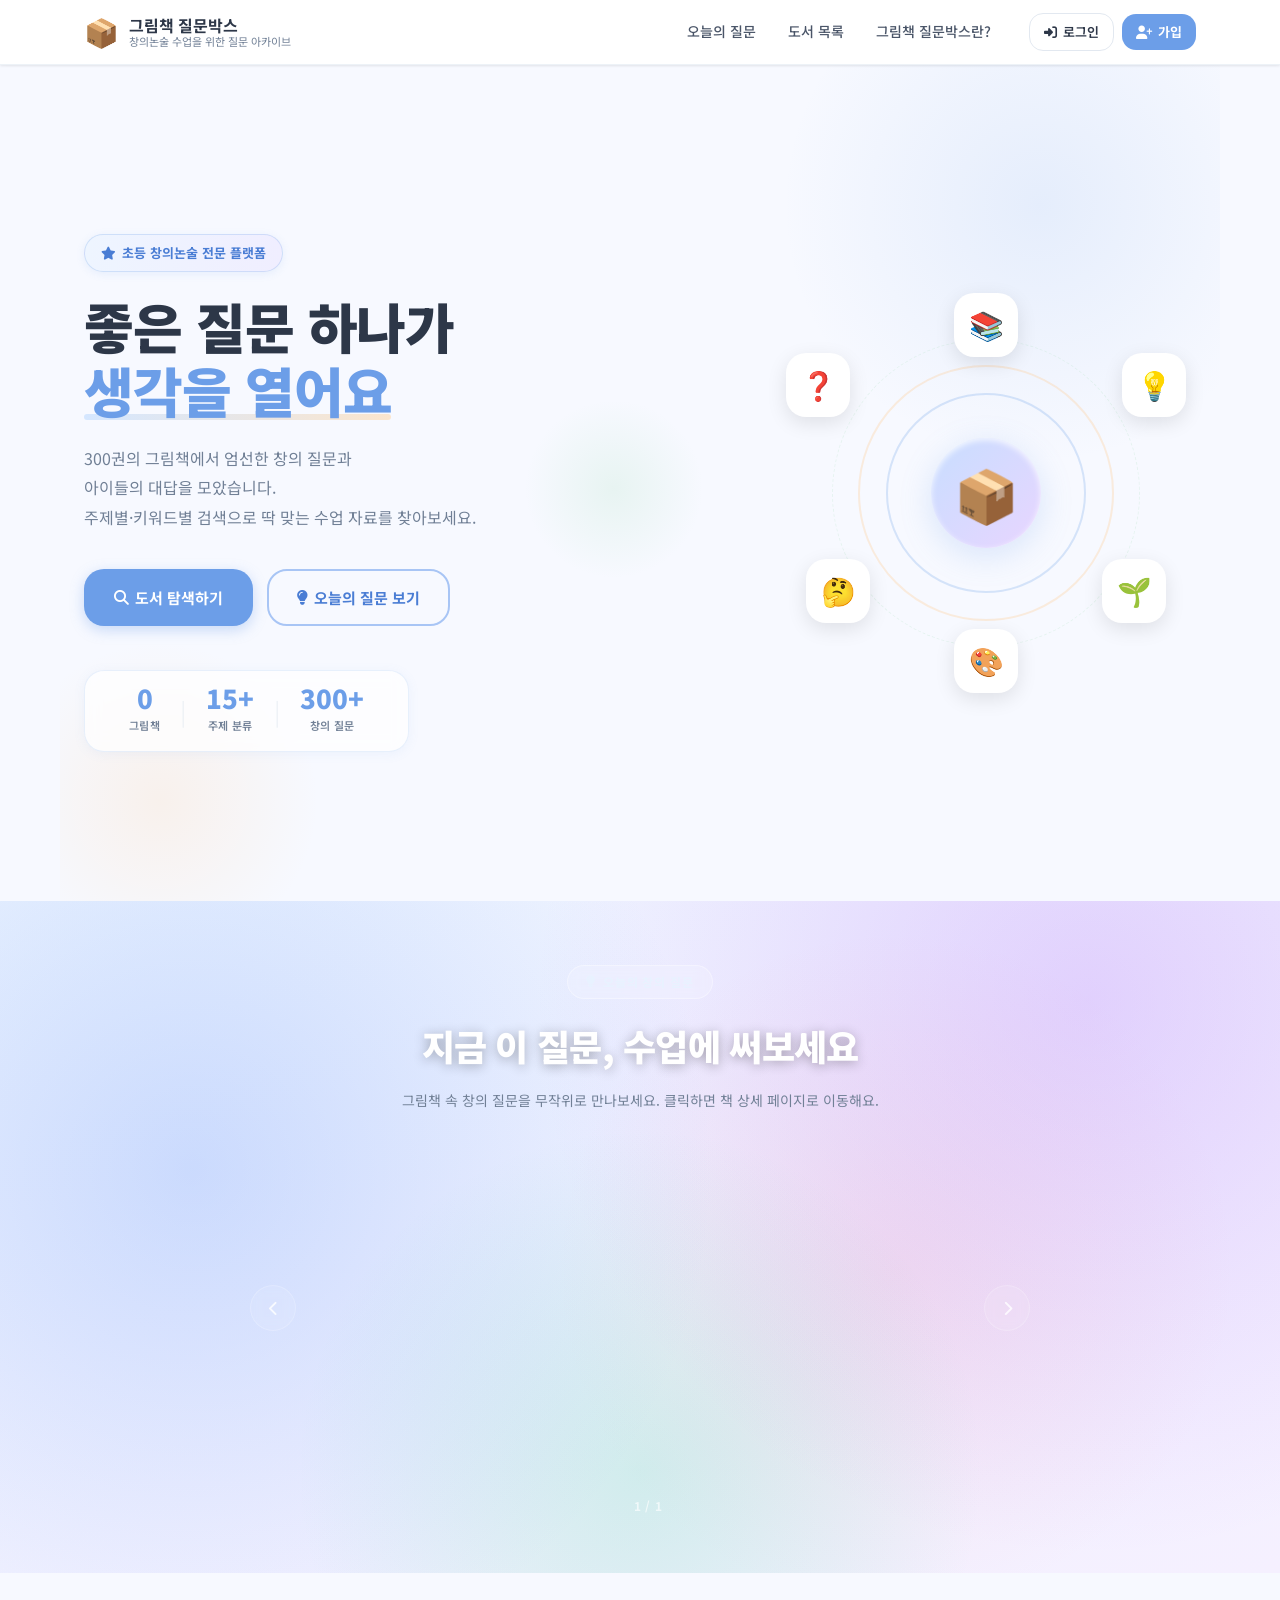
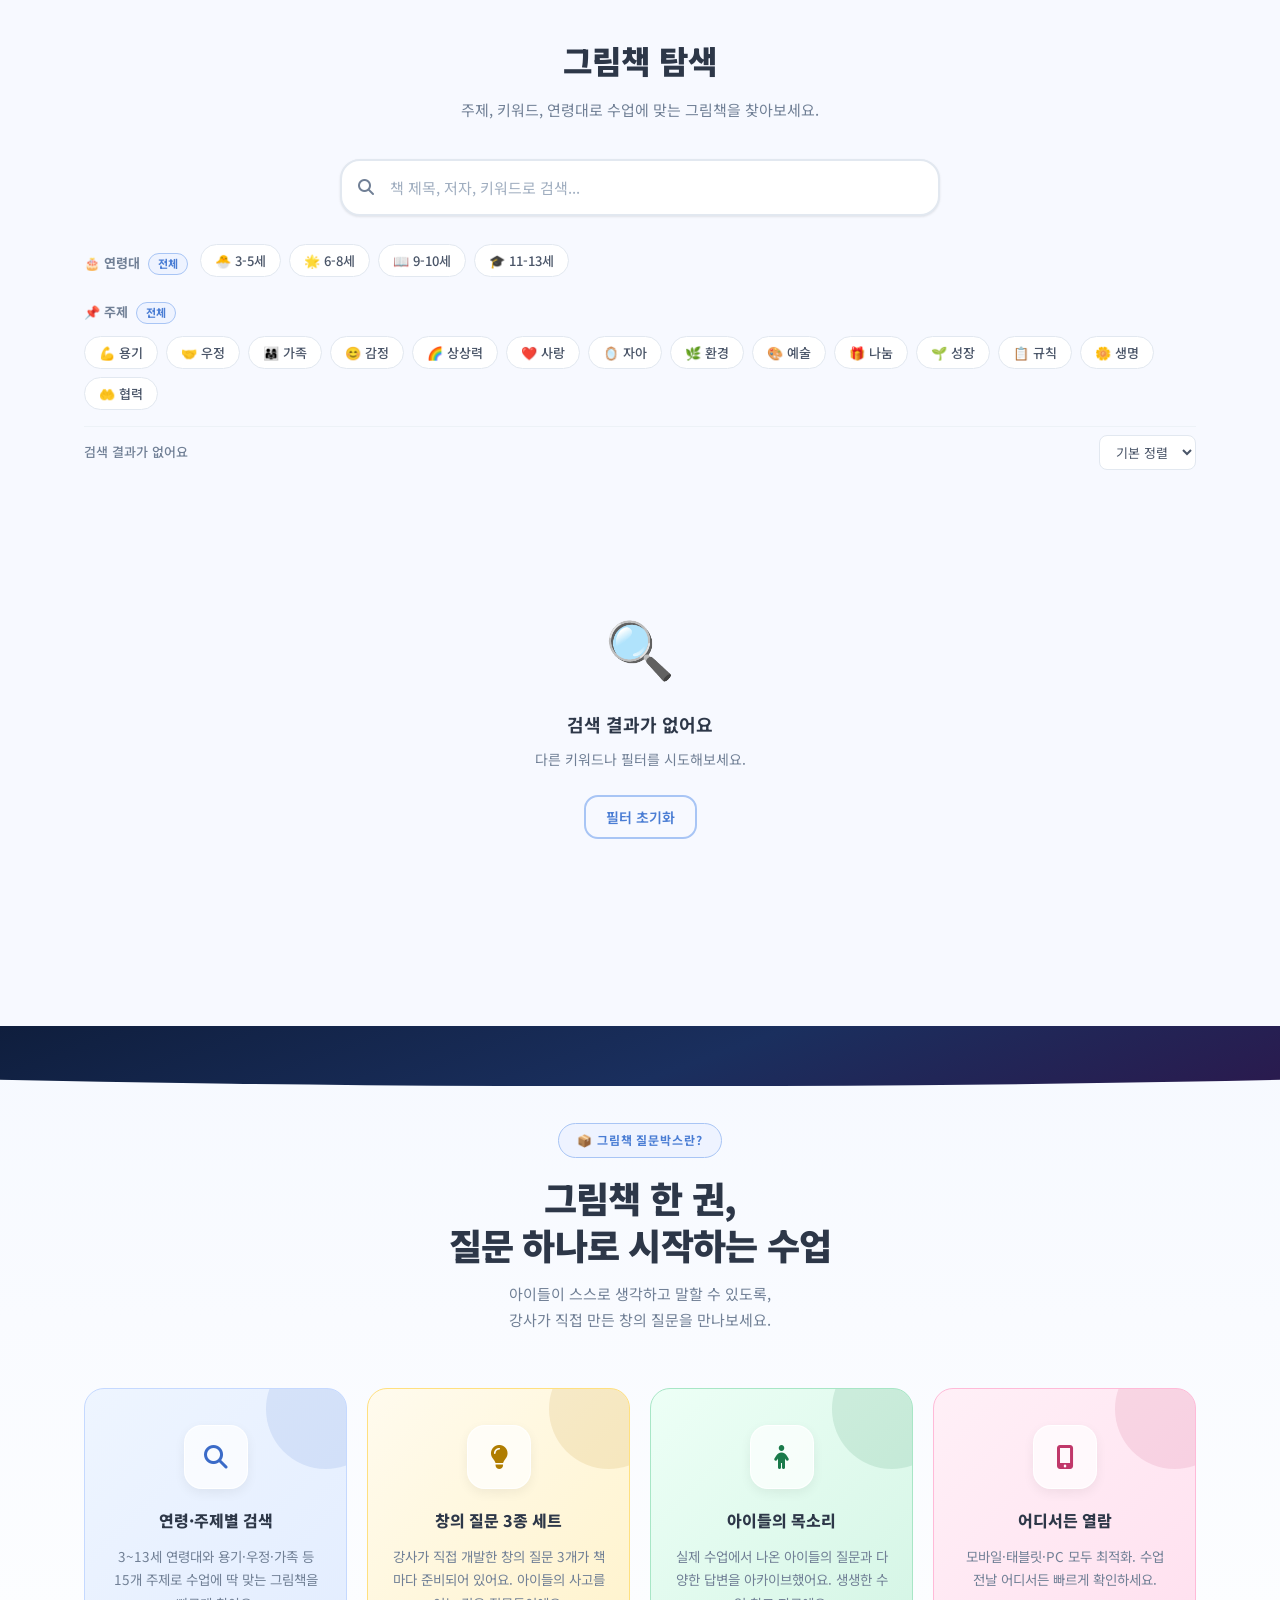
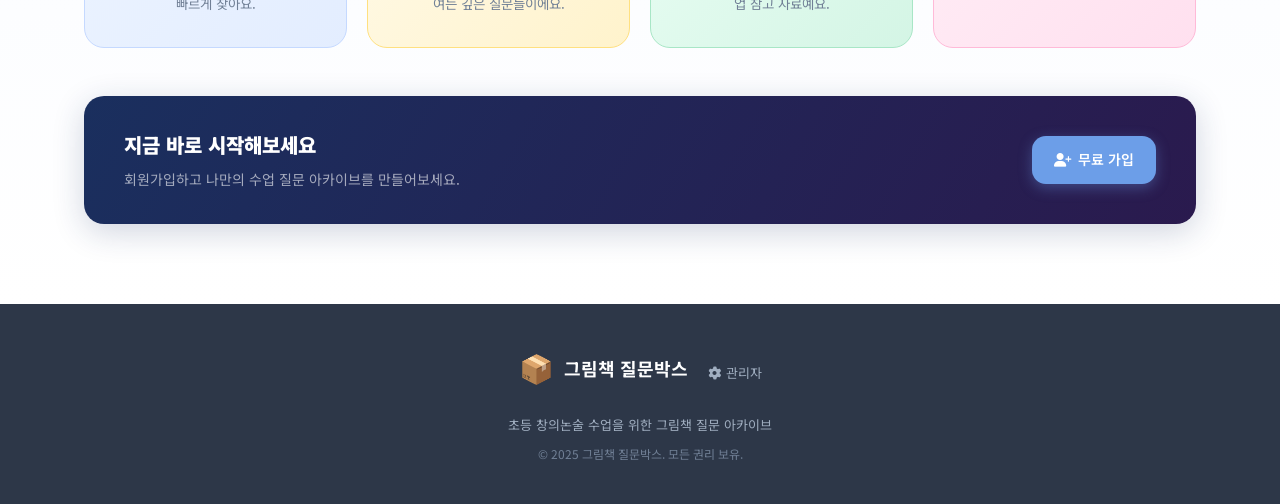
<file: index.html>
<!DOCTYPE html>
<html lang="ko">
<head>
  <meta charset="UTF-8" />
  <meta name="viewport" content="width=device-width, initial-scale=1.0" />
  <title>그림책 질문박스 📦 — 초등 창의논술 수업 플랫폼</title>
  <meta name="description" content="300권의 그림책에서 엄선한 창의 질문과 아이들의 대답을 모았습니다. 주제별·키워드별 검색으로 딱 맞는 수업 자료를 찾아보세요." />
  <link rel="preconnect" href="https://fonts.googleapis.com" />
  <link href="https://fonts.googleapis.com/css2?family=Noto+Sans+KR:wght@300;400;500;700;900&display=swap" rel="stylesheet" />
  <link rel="stylesheet" href="https://cdn.jsdelivr.net/npm/@fortawesome/fontawesome-free@6.4.0/css/all.min.css" />
  <link rel="stylesheet" href="css/style.css" />
  <script src="js/supabase.js"></script>
  <script src="js/auth.js" defer></script>
</head>
<body>

<!-- ========== 헤더 ========== -->
<header class="site-header" id="siteHeader">
  <div class="header-inner">
    <a href="index.html" class="logo">
      <span class="logo-icon">📦</span>
      <div class="logo-text">
        <span class="logo-main">그림책 질문박스</span>
        <span class="logo-sub">창의논술 수업을 위한 질문 아카이브</span>
      </div>
    </a>
    <nav class="main-nav">
      <a href="#today-question" class="nav-link">오늘의 질문</a>
      <a href="#books-section" class="nav-link">도서 목록</a>
      <a href="#about" class="nav-link">그림책 질문박스란?</a>
    </nav>
    <div class="h-auth-wrap">
      <a href="auth.html" class="h-btn-login"><i class="fas fa-sign-in-alt"></i> 로그인</a>
      <a href="auth.html?tab=signup" class="h-btn-signup"><i class="fas fa-user-plus"></i> 가입</a>
      <div class="h-user-menu" id="headerUserMenu">
        <div style="position:relative">
          <button class="h-user-btn" id="headerUserMenuBtn">
            <div class="h-user-avatar">?</div>
            <span class="h-user-name">선생님</span>
            <i class="fas fa-chevron-down" style="font-size:10px;color:var(--text-light)"></i>
          </button>
          <div class="h-dropdown" id="headerUserDropdown">
            <a href="auth.html"><i class="fas fa-user-circle"></i> 내 프로필</a>
            <a href="admin.html" class="h-admin-only" style="display:none"><i class="fas fa-cog"></i> 관리자 페이지</a>
            <div class="h-drop-divider"></div>
            <button id="headerLogoutBtn" class="h-drop-logout"><i class="fas fa-sign-out-alt"></i> 로그아웃</button>
          </div>
        </div>
      </div>
    </div>
    <button class="hamburger" id="hamburger" aria-label="메뉴 열기">
      <i class="fas fa-bars"></i>
    </button>
  </div>
  <nav class="mobile-nav" id="mobileNav">
    <a href="#today-question" class="nav-link">💡 오늘의 질문</a>
    <a href="#books-section" class="nav-link">📚 도서 목록</a>
    <a href="#about" class="nav-link">📦 그림책 질문박스란?</a>
    <a href="admin.html" class="nav-link h-admin-only" style="display:none">⚙️ 관리자</a>
    <a href="auth.html" class="nav-link" id="mobileAuthLink">🔑 로그인 / 가입</a>
  </nav>
</header>

<!-- ========== 히어로 배너 ========== -->
<div class="hero-bg">
<section class="hero">
  <!-- 배경 장식 도형 -->
  <div class="hero-deco hero-deco-1"></div>
  <div class="hero-deco hero-deco-2"></div>
  <div class="hero-deco hero-deco-3"></div>

  <div class="hero-content">
    <div class="hero-badge"><i class="fas fa-star"></i> 초등 창의논술 전문 플랫폼</div>
    <h1 class="hero-title">
      좋은 질문 하나가<br />
      <span class="highlight">생각을 열어요</span>
    </h1>
    <p class="hero-desc">
      300권의 그림책에서 엄선한 창의 질문과<br class="hero-br"/> 아이들의 대답을 모았습니다.<br />
      주제별·키워드별 검색으로 딱 맞는 수업 자료를 찾아보세요.
    </p>
    <div class="hero-actions">
      <a href="#books-section" class="btn btn-primary btn-hero">
        <i class="fas fa-search"></i> 도서 탐색하기
      </a>
      <a href="#today-question" class="btn btn-outline btn-hero">
        <i class="fas fa-lightbulb"></i> 오늘의 질문 보기
      </a>
    </div>
    <div class="hero-stats">
      <div class="stat-item">
        <span class="stat-num" id="totalBooks">0</span>
        <span class="stat-label">그림책</span>
      </div>
      <div class="stat-divider">|</div>
      <div class="stat-item">
        <span class="stat-num">15+</span>
        <span class="stat-label">주제 분류</span>
      </div>
      <div class="stat-divider">|</div>
      <div class="stat-item">
        <span class="stat-num">300+</span>
        <span class="stat-label">창의 질문</span>
      </div>
    </div>
  </div>

  <div class="hero-visual">
    <!-- 중앙 책 아이콘 -->
    <div class="hero-book-orb">
      <div class="hero-orb-ring"></div>
      <div class="hero-orb-ring hero-orb-ring-2"></div>
      <div class="hero-orb-ring hero-orb-ring-3"></div>
      <div class="hero-orb-core">📦</div>
    </div>
    <!-- 주변 떠다니는 카드 -->
    <div class="float-card fc1">📚</div>
    <div class="float-card fc2">💡</div>
    <div class="float-card fc3">🌱</div>
    <div class="float-card fc4">🎨</div>
    <div class="float-card fc5">❓</div>
    <div class="float-card fc6">🤔</div>
  </div>
</section>
</div><!-- /.hero-bg -->

<!-- ========== 오늘의 창의 질문 롤링 ========== -->
<section class="today-question-section" id="today-question">
  <div class="tq-bg-deco"></div>
  <div class="container" style="position:relative;">

    <div class="tq-header">
      <div class="tq-label-pill"><i class="fas fa-lightbulb"></i> 오늘의 창의 질문</div>
      <h2 class="tq-section-title">지금 이 질문, 수업에 써보세요</h2>
      <p class="tq-desc">그림책 속 창의 질문을 무작위로 만나보세요. 클릭하면 책 상세 페이지로 이동해요.</p>
    </div>

    <!-- 메인 롤링 카드 -->
    <div class="tq-rolling-wrap">
      <!-- 이전/다음 버튼 -->
      <button class="tq-arrow tq-prev" id="tqPrev" aria-label="이전">
        <i class="fas fa-chevron-left"></i>
      </button>

      <div class="tq-stage" id="tqStage">
        <!-- JS가 카드 삽입 (현재 + 전후 카드 동시 렌더) -->
      </div>

      <button class="tq-arrow tq-next" id="tqNext" aria-label="다음">
        <i class="fas fa-chevron-right"></i>
      </button>
    </div>

    <!-- 닷 + 카운터 -->
    <div class="tq-footer-row">
      <div class="tq-dots" id="tqDots"></div>
      <span class="tq-counter" id="tqCounter">1 / 1</span>
    </div>
  </div>
</section>

<!-- ========== 검색 & 필터 ========== -->
<section class="search-section" id="books-section">
  <div class="container">
    <div class="section-header">
      <h2 class="section-title">그림책 탐색</h2>
      <p class="section-desc">주제, 키워드, 연령대로 수업에 맞는 그림책을 찾아보세요.</p>
    </div>

    <!-- 검색바 -->
    <div class="search-bar-wrap">
      <div class="search-bar">
        <i class="fas fa-search search-icon"></i>
        <input
          type="text"
          id="searchInput"
          class="search-input"
          placeholder="책 제목, 저자, 키워드로 검색..."
          autocomplete="off"
        />
        <button class="search-clear" id="searchClear" title="지우기">
          <i class="fas fa-times"></i>
        </button>
      </div>
    </div>

    <!-- 필터: 연령대 위, 주제 아래 -->
    <div class="filter-wrap">
      <div class="filter-group">
        <span class="filter-label">🎂 연령대 &nbsp;<button class="filter-cur filter-cur-btn" id="ageCurLabel" onclick="resetFilter('age')">전체</button></span>
        <div class="filter-chips" id="ageFilters">
          <button class="chip" data-filter="유아(3-5세)" data-type="age">🐣 3-5세</button>
          <button class="chip" data-filter="저학년(6-8세)" data-type="age">🌟 6-8세</button>
          <button class="chip" data-filter="중학년(9-10세)" data-type="age">📖 9-10세</button>
          <button class="chip" data-filter="고학년(11-13세)" data-type="age">🎓 11-13세</button>
        </div>
      </div>

      <div class="filter-group">
        <span class="filter-label">📌 주제 &nbsp;<button class="filter-cur filter-cur-btn" id="themeCurLabel" onclick="resetFilter('theme')">전체</button></span>
        <div class="filter-chips" id="themeFilters">
          <button class="chip" data-filter="용기" data-type="theme">💪 용기</button>
          <button class="chip" data-filter="우정" data-type="theme">🤝 우정</button>
          <button class="chip" data-filter="가족" data-type="theme">👨‍👩‍👧 가족</button>
          <button class="chip" data-filter="감정" data-type="theme">😊 감정</button>
          <button class="chip" data-filter="상상력" data-type="theme">🌈 상상력</button>
          <button class="chip" data-filter="사랑" data-type="theme">❤️ 사랑</button>
          <button class="chip" data-filter="자아" data-type="theme">🪞 자아</button>
          <button class="chip" data-filter="환경" data-type="theme">🌿 환경</button>
          <button class="chip" data-filter="예술" data-type="theme">🎨 예술</button>
          <button class="chip" data-filter="나눔" data-type="theme">🎁 나눔</button>
          <button class="chip" data-filter="성장" data-type="theme">🌱 성장</button>
          <button class="chip" data-filter="규칙" data-type="theme">📋 규칙</button>
          <button class="chip" data-filter="생명" data-type="theme">🌼 생명</button>
          <button class="chip" data-filter="협력" data-type="theme">🤲 협력</button>
        </div>
      </div>

      <div class="filter-result-bar">
        <span id="resultCount" class="result-count">전체 도서 표시 중</span>
        <div class="sort-select-wrap">
          <select class="sort-select" id="sortSelect">
            <option value="default">기본 정렬</option>
            <option value="title">제목순</option>
            <option value="year_desc">최신순</option>
            <option value="year_asc">연도순</option>
          </select>
        </div>
      </div>
    </div>
  </div>
</section>

<!-- ========== 도서 그리드 ========== -->
<section class="books-grid-section">
  <div class="container">
    <!-- 추천 도서 배너 (featured) -->
    <div class="featured-banner" id="featuredBanner">
      <div class="featured-label"><i class="fas fa-star"></i> 이 달의 추천 도서</div>
      <div class="featured-scroll" id="featuredScroll"></div>
    </div>

    <!-- 로딩 스피너 -->
    <div class="loading-spinner" id="loadingSpinner">
      <div class="spinner-icon">📚</div>
      <p>그림책을 불러오는 중이에요...</p>
    </div>

    <!-- 도서 카드 그리드 -->
    <div class="books-grid" id="booksGrid" style="display:none;">
      <!-- 카드들이 JS로 동적 삽입됩니다 -->
    </div>

    <!-- 빈 상태 -->
    <div class="empty-state" id="emptyState" style="display:none;">
      <div class="empty-icon">🔍</div>
      <p class="empty-title">검색 결과가 없어요</p>
      <p class="empty-desc">다른 키워드나 필터를 시도해보세요.</p>
      <button class="btn btn-outline" onclick="resetFilters()">필터 초기화</button>
    </div>

    <!-- 페이지네이션 -->
    <div class="pagination" id="pagination"></div>
  </div>
</section>

<!-- ========== 그림책 질문박스란? ========== -->
<section class="about-section" id="about">
  <div class="about-top-wave"></div>
  <div class="container">
    <div class="about-header">
      <div class="about-label-pill">📦 그림책 질문박스란?</div>
      <h2 class="about-title">그림책 한 권,<br/>질문 하나로 시작하는 수업</h2>
      <p class="about-subtitle">아이들이 스스로 생각하고 말할 수 있도록,<br/>강사가 직접 만든 창의 질문을 만나보세요.</p>
    </div>

    <div class="about-grid">
      <div class="about-card about-card-blue">
        <div class="about-icon-wrap"><i class="fas fa-search"></i></div>
        <h3>연령·주제별 검색</h3>
        <p>3~13세 연령대와 용기·우정·가족 등 15개 주제로 수업에 딱 맞는 그림책을 빠르게 찾아요.</p>
      </div>
      <div class="about-card about-card-yellow">
        <div class="about-icon-wrap"><i class="fas fa-lightbulb"></i></div>
        <h3>창의 질문 3종 세트</h3>
        <p>강사가 직접 개발한 창의 질문 3개가 책마다 준비되어 있어요. 아이들의 사고를 여는 깊은 질문들이에요.</p>
      </div>
      <div class="about-card about-card-green">
        <div class="about-icon-wrap"><i class="fas fa-child"></i></div>
        <h3>아이들의 목소리</h3>
        <p>실제 수업에서 나온 아이들의 질문과 다양한 답변을 아카이브했어요. 생생한 수업 참고 자료예요.</p>
      </div>
      <div class="about-card about-card-pink">
        <div class="about-icon-wrap"><i class="fas fa-mobile-alt"></i></div>
        <h3>어디서든 열람</h3>
        <p>모바일·태블릿·PC 모두 최적화. 수업 전날 어디서든 빠르게 확인하세요.</p>
      </div>
    </div>

    <!-- CTA 배너 -->
    <div class="about-cta">
      <div class="about-cta-text">
        <strong>지금 바로 시작해보세요</strong>
        <span>회원가입하고 나만의 수업 질문 아카이브를 만들어보세요.</span>
      </div>
      <a href="auth.html?tab=signup" class="btn btn-primary"><i class="fas fa-user-plus"></i> 무료 가입</a>
    </div>
  </div>
</section>

<!-- ========== 푸터 ========== -->
<footer class="site-footer">
  <div class="container">
    <div class="footer-inner">
      <div class="footer-top">
        <div class="footer-brand">
          <span class="logo-icon">📦</span>
          <span class="footer-brand-name">그림책 질문박스</span>
        </div>
        <div class="footer-links">
          <a href="admin.html" class="footer-link"><i class="fas fa-cog"></i> 관리자</a>
        </div>
      </div>
      <p class="footer-desc">초등 창의논술 수업을 위한 그림책 질문 아카이브</p>
      <p class="footer-copy">© 2025 그림책 질문박스. 모든 권리 보유.</p>
    </div>
  </div>
</footer>

<!-- 스크롤 Top 버튼 -->
<button class="scroll-top" id="scrollTop" onclick="window.scrollTo({top:0,behavior:'smooth'})" title="맨 위로">
  <i class="fas fa-chevron-up"></i>
</button>

<script src="js/main.js"></script>
</body>
</html>
</file>
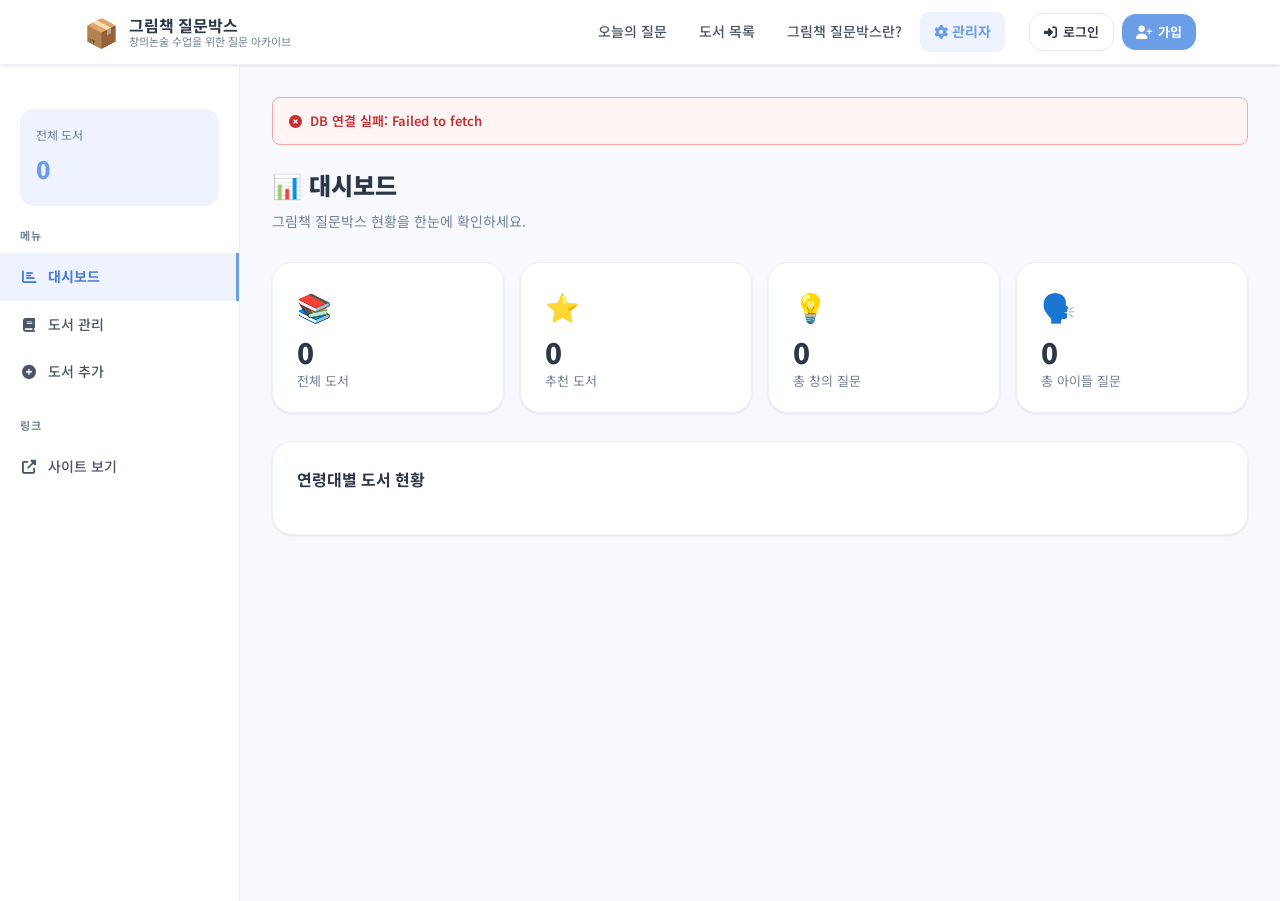
<file: admin.html>
<!DOCTYPE html>
<html lang="ko">
<head>
  <meta charset="UTF-8" />
  <meta name="viewport" content="width=device-width, initial-scale=1.0" />
  <title>관리자 | 그림책 질문박스 📦</title>
  <link rel="preconnect" href="https://fonts.googleapis.com" />
  <link href="https://fonts.googleapis.com/css2?family=Noto+Sans+KR:wght@300;400;500;700;900&display=swap" rel="stylesheet" />
  <link rel="stylesheet" href="https://cdn.jsdelivr.net/npm/@fortawesome/fontawesome-free@6.4.0/css/all.min.css" />
  <link rel="stylesheet" href="css/style.css" />
  <link rel="stylesheet" href="css/admin.css" />
  <script src="js/supabase.js"></script>
  <script src="js/auth.js"></script>
</head>
<body>

<!-- ── 헤더 ── -->
<header class="site-header" id="siteHeader">
  <div class="header-inner">
    <a href="index.html" class="logo">
      <span class="logo-icon">📦</span>
      <div class="logo-text">
        <span class="logo-main">그림책 질문박스</span>
        <span class="logo-sub">창의논술 수업을 위한 질문 아카이브</span>
      </div>
    </a>
    <nav class="main-nav">
      <a href="index.html#today-question" class="nav-link">오늘의 질문</a>
      <a href="index.html#books-section" class="nav-link">도서 목록</a>
      <a href="index.html#about" class="nav-link">그림책 질문박스란?</a>
      <span class="nav-link active" style="color:var(--primary);font-weight:700;"><i class="fas fa-cog"></i> 관리자</span>
    </nav>
    <div class="h-auth-wrap">
      <a href="auth.html" class="h-btn-login" id="headerLoginBtn" style="display:none"><i class="fas fa-sign-in-alt"></i> 로그인</a>
      <a href="auth.html?tab=signup" class="h-btn-signup" id="headerSignupBtn" style="display:none"><i class="fas fa-user-plus"></i> 가입</a>
      <div class="h-user-menu" id="headerUserMenu" style="display:flex">
        <div style="position:relative">
          <button class="h-user-btn" id="headerUserMenuBtn">
            <div class="h-user-avatar" id="headerUserAvatar">?</div>
            <span class="h-user-name" id="headerUserName">선생님</span>
            <i class="fas fa-chevron-down" style="font-size:10px;color:var(--text-light)"></i>
          </button>
          <div class="h-dropdown" id="headerUserDropdown">
            <a href="auth.html"><i class="fas fa-user-circle"></i> 내 프로필</a>
            <a href="index.html"><i class="fas fa-home"></i> 사이트 보기</a>
            <div class="h-drop-divider"></div>
            <button id="headerLogoutBtn" class="h-drop-logout"><i class="fas fa-sign-out-alt"></i> 로그아웃</button>
          </div>
        </div>
      </div>
    </div>
    <button class="hamburger" id="hamburger" aria-label="메뉴 열기">
      <i class="fas fa-bars"></i>
    </button>
  </div>
  <nav class="mobile-nav" id="mobileNav">
    <a href="index.html#today-question" class="nav-link">💡 오늘의 질문</a>
    <a href="index.html#books-section" class="nav-link">📚 도서 목록</a>
    <a href="index.html#about" class="nav-link">📦 그림책 질문박스란?</a>
    <a href="admin.html" class="nav-link active">⚙️ 관리자</a>
  </nav>
</header>

<!-- ── 레이아웃 ── -->
<div class="admin-layout">

  <!-- 사이드바 -->
  <aside class="admin-sidebar">
    <div class="sidebar-stat">
      <p>전체 도서</p>
      <strong id="sidebarBookCount">-</strong>
    </div>
    <p class="sidebar-title">메뉴</p>
    <div class="sidebar-link active" data-panel="dashboard" onclick="switchPanel('dashboard',this)">
      <i class="fas fa-chart-bar"></i> 대시보드
    </div>
    <div class="sidebar-link" data-panel="books" onclick="switchPanel('books',this)">
      <i class="fas fa-book"></i> 도서 관리
    </div>
    <div class="sidebar-link" onclick="openAddBook()">
      <i class="fas fa-plus-circle"></i> 도서 추가
    </div>
    <p class="sidebar-title" style="margin-top:20px;">링크</p>
    <a href="index.html" class="sidebar-link" target="_blank">
      <i class="fas fa-external-link-alt"></i> 사이트 보기
    </a>
  </aside>

  <!-- 메인 -->
  <main class="admin-main">
    <div class="alert alert-success" id="alertSuccess">
      <i class="fas fa-check-circle"></i>
      <span id="alertSuccessText">저장되었습니다.</span>
    </div>
    <div class="alert alert-error" id="alertError">
      <i class="fas fa-times-circle"></i>
      <span id="alertErrorText">오류가 발생했습니다.</span>
    </div>

    <!-- 대시보드 패널 -->
    <div class="admin-panel active" id="panel-dashboard">
      <div class="admin-header">
        <div><h1>📊 대시보드</h1><p>그림책 질문박스 현황을 한눈에 확인하세요.</p></div>
      </div>
      <div class="stats-grid">
        <div class="stat-card"><div class="stat-card-icon">📚</div><div class="stat-card-value" id="statTotal">-</div><div class="stat-card-label">전체 도서</div></div>
        <div class="stat-card"><div class="stat-card-icon">⭐</div><div class="stat-card-value" id="statFeatured">-</div><div class="stat-card-label">추천 도서</div></div>
        <div class="stat-card"><div class="stat-card-icon">💡</div><div class="stat-card-value" id="statQuestions">-</div><div class="stat-card-label">총 창의 질문</div></div>
        <div class="stat-card"><div class="stat-card-icon">🗣️</div><div class="stat-card-value" id="statKidsQ">-</div><div class="stat-card-label">총 아이들 질문</div></div>
      </div>
      <div style="background:#fff;border:1px solid var(--border-light);border-radius:var(--radius-lg);padding:24px;box-shadow:var(--shadow-sm);">
        <h3 style="font-size:16px;font-weight:700;color:var(--text-dark);margin-bottom:16px;">연령대별 도서 현황</h3>
        <div id="ageChart" style="display:flex;flex-direction:column;gap:12px;"></div>
      </div>
    </div>

    <!-- 도서 관리 패널 -->
    <div class="admin-panel" id="panel-books">
      <div class="admin-header">
        <div><h1>📚 도서 관리</h1><p>등록된 그림책을 확인하고 수정·삭제할 수 있습니다.</p></div>
        <button class="btn btn-primary" onclick="openAddBook()"><i class="fas fa-plus"></i> 도서 추가</button>
      </div>
      <div class="admin-toolbar">
        <input type="text" class="admin-search" id="adminSearch" placeholder="🔍 제목, 저자로 검색..." oninput="filterAdminBooks(this.value)" />
        <span id="adminBookCount" style="font-size:13px;color:var(--text-muted)"></span>
      </div>
      <div class="admin-table-wrap">
        <table class="admin-table">
          <thead>
            <tr>
              <th>표지</th><th>제목 / 저자</th><th>연령대</th><th>주제</th>
              <th>창의Q</th><th>아이Q</th><th>추천</th><th>관리</th>
            </tr>
          </thead>
          <tbody id="booksTableBody">
            <tr><td colspan="8" class="table-empty"><div class="empty-icon">📚</div><p>불러오는 중...</p></td></tr>
          </tbody>
        </table>
      </div>
    </div>
  </main>
</div>

<!-- 도서 추가/수정 모달 -->
<div class="modal-backdrop" id="bookModal">
  <div class="modal">
    <div class="modal-header">
      <h2 id="modalTitle">📖 도서 추가</h2>
      <button class="modal-close" onclick="closeModal('bookModal')"><i class="fas fa-times"></i></button>
    </div>
    <div class="modal-body">
      <form id="bookForm" onsubmit="return false;">
        <input type="hidden" id="editBookId" />
        <div class="form-grid">
          <div class="form-group">
            <label class="form-label">책 제목 <span>*</span></label>
            <input type="text" class="form-input" id="fTitle" placeholder="예: 강아지똥" required />
          </div>
          <div class="form-group">
            <label class="form-label">저자 <span>*</span></label>
            <input type="text" class="form-input" id="fAuthor" placeholder="예: 권정생" required />
          </div>
          <div class="form-group">
            <label class="form-label">그림 작가</label>
            <input type="text" class="form-input" id="fIllustrator" placeholder="예: 정승각" />
          </div>
          <div class="form-group">
            <label class="form-label">출판사</label>
            <input type="text" class="form-input" id="fPublisher" placeholder="예: 길벗어린이" />
          </div>
          <div class="form-group">
            <label class="form-label">출판연도</label>
            <input type="number" class="form-input" id="fYear" placeholder="예: 2024" min="1900" max="2100" />
          </div>
          <div class="form-group">
            <label class="form-label">권장 연령대 <span>*</span></label>
            <select class="form-select" id="fAgeRange" required>
              <option value="">선택하세요</option>
              <option value="유아(3-5세)">유아 (3-5세)</option>
              <option value="저학년(6-8세)">저학년 (6-8세)</option>
              <option value="중학년(9-10세)">중학년 (9-10세)</option>
              <option value="고학년(11-13세)">고학년 (11-13세)</option>
              <option value="전연령">전연령</option>
            </select>
          </div>
          <div class="form-group">
            <label class="form-label">표지 이모지</label>
            <input type="text" class="form-input" id="fEmoji" placeholder="예: 🌼" />
            <span class="form-hint">책의 느낌을 나타내는 이모지</span>
          </div>
          <div class="form-group">
            <label class="form-label">표지 배경색</label>
            <div style="display:flex;gap:8px;align-items:center;">
              <input type="color" id="fColorPicker" value="#EEF3FF"
                style="width:44px;height:40px;padding:2px;border:1.5px solid var(--border);border-radius:8px;cursor:pointer;"
                oninput="document.getElementById('fCoverColor').value=this.value" />
              <input type="text" class="form-input" id="fCoverColor" placeholder="#EEF3FF" style="flex:1;"
                oninput="updateColorPicker(this.value)" />
            </div>
          </div>
          <div class="form-group full">
            <label class="form-label">줄거리 요약</label>
            <textarea class="form-textarea" id="fSynopsis" placeholder="책의 줄거리를 간략하게 적어주세요..."></textarea>
          </div>
          <div class="form-group full">
            <label class="form-label">주제 태그 <span class="form-hint" style="font-weight:400;text-transform:none;">(쉼표로 구분)</span></label>
            <input type="text" class="form-input" id="fThemes" placeholder="예: 생명, 자존감, 소중함" />
          </div>
          <div class="form-group full">
            <label class="form-label">키워드 <span class="form-hint" style="font-weight:400;text-transform:none;">(쉼표로 구분)</span></label>
            <input type="text" class="form-input" id="fKeywords" placeholder="예: 민들레, 쓸모, 존재" />
          </div>
          <div class="form-group full">
            <label class="form-label">창의적 질문 (최대 5개)</label>
            <div class="array-field" id="creativeQFields"></div>
            <button type="button" class="array-add-btn" onclick="addArrayField('creativeQFields',true)" style="margin-top:8px;">
              <i class="fas fa-plus"></i> 질문 추가
            </button>
          </div>
          <div class="form-group full">
            <label class="form-label">아이들 질문 리스트</label>
            <div class="array-field" id="kidsQFields"></div>
            <button type="button" class="array-add-btn" onclick="addArrayField('kidsQFields',false)" style="margin-top:8px;">
              <i class="fas fa-plus"></i> 질문 추가
            </button>
          </div>
          <div class="form-group full">
            <label class="form-label">강사 수업 팁</label>
            <textarea class="form-textarea" id="fLessonTips" placeholder="수업 활용 팁이나 연계 활동을 적어주세요..." style="min-height:100px;"></textarea>
          </div>
          <div class="form-group full">
            <label class="form-check">
              <input type="checkbox" id="fFeatured" />
              <span style="font-size:14px;font-weight:600;color:var(--text-dark);">⭐ 추천 도서로 등록</span>
            </label>
          </div>
        </div>
      </form>
    </div>
    <div class="modal-footer">
      <button class="btn btn-ghost" onclick="closeModal('bookModal')">취소</button>
      <button class="btn btn-primary" onclick="saveBook()"><i class="fas fa-save"></i> 저장하기</button>
    </div>
  </div>
</div>

<!-- 삭제 확인 모달 -->
<div class="modal-backdrop" id="confirmModal">
  <div class="modal confirm-modal">
    <div class="modal-body">
      <div class="confirm-icon">🗑️</div>
      <p class="confirm-title">정말 삭제할까요?</p>
      <p class="confirm-desc" id="confirmDesc">이 도서를 삭제하면 복구할 수 없습니다.</p>
    </div>
    <div class="modal-footer" style="justify-content:center;">
      <button class="btn btn-ghost" onclick="closeModal('confirmModal')">취소</button>
      <button class="btn" style="background:#E53E3E;color:#fff;border-color:#E53E3E;" onclick="executeDelete()">
        <i class="fas fa-trash"></i> 삭제
      </button>
    </div>
  </div>
</div>

<script src="js/admin.js"></script>
<script>
  // 관리자 전용: role=admin 아니면 자동 차단
  document.addEventListener('DOMContentLoaded', () => requireAdmin());
</script>
</body>
</html>
</file>
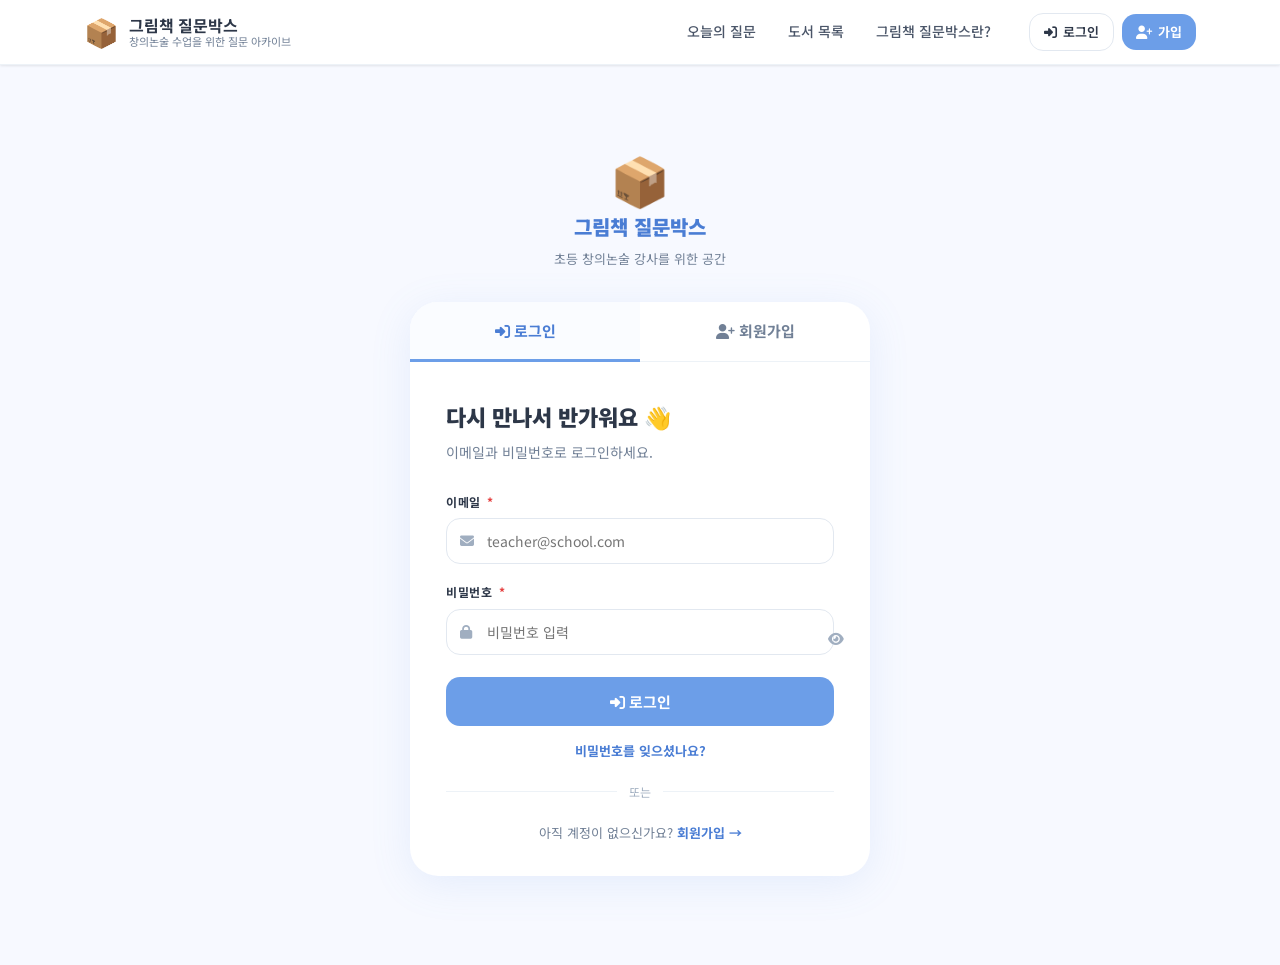
<file: auth.html>
<!DOCTYPE html>
<html lang="ko">
<head>
  <meta charset="UTF-8" />
  <meta name="viewport" content="width=device-width, initial-scale=1.0" />
  <title>로그인 / 회원가입 | 그림책 질문박스 📦</title>
  <link rel="preconnect" href="https://fonts.googleapis.com" />
  <link href="https://fonts.googleapis.com/css2?family=Noto+Sans+KR:wght@300;400;500;700;900&display=swap" rel="stylesheet" />
  <link rel="stylesheet" href="https://cdn.jsdelivr.net/npm/@fortawesome/fontawesome-free@6.4.0/css/all.min.css" />
  <link rel="stylesheet" href="css/style.css" />
  <script src="js/supabase.js"></script>
  <script src="js/auth.js" defer></script>
  <style>
    /* ── 페이지 전체 레이아웃 ── */
    body { background: var(--bg-main); }

    .auth-page {
      min-height: 100vh;
      display: flex;
      align-items: center;
      justify-content: center;
      padding: 40px 20px;
    }

    .auth-wrap {
      width: 100%;
      max-width: 460px;
    }

    /* ── 로고 영역 ── */
    .auth-logo {
      text-align: center;
      margin-bottom: 32px;
    }
    .auth-logo a {
      display: inline-flex;
      flex-direction: column;
      align-items: center;
      gap: 8px;
      text-decoration: none;
    }
    .auth-logo-icon {
      font-size: 48px;
      line-height: 1;
    }
    .auth-logo-name {
      font-size: 20px;
      font-weight: 900;
      color: var(--primary-dark);
    }
    .auth-logo-sub {
      font-size: 13px;
      color: var(--text-muted);
      margin-top: -4px;
    }

    /* ── 카드 ── */
    .auth-card {
      background: #fff;
      border-radius: var(--radius-xl);
      box-shadow: 0 8px 40px rgba(108,158,232,.13);
      overflow: hidden;
    }

    /* ── 탭 (로그인 / 회원가입) ── */
    .auth-tabs {
      display: grid;
      grid-template-columns: 1fr 1fr;
      border-bottom: 1px solid var(--border-light);
    }
    .auth-tab {
      padding: 18px;
      text-align: center;
      font-size: 15px;
      font-weight: 700;
      color: var(--text-muted);
      cursor: pointer;
      transition: all var(--transition);
      border-bottom: 3px solid transparent;
      margin-bottom: -1px;
      background: none;
      border-left: none;
      border-right: none;
      border-top: none;
    }
    .auth-tab:hover { color: var(--primary); }
    .auth-tab.active {
      color: var(--primary-dark);
      border-bottom-color: var(--primary);
      background: #FAFCFF;
    }

    /* ── 패널 ── */
    .auth-panel { display: none; padding: 36px 36px 32px; }
    .auth-panel.active { display: block; }

    .auth-panel-title {
      font-size: 22px;
      font-weight: 900;
      color: var(--text-dark);
      margin-bottom: 6px;
    }
    .auth-panel-desc {
      font-size: 14px;
      color: var(--text-muted);
      margin-bottom: 28px;
      line-height: 1.6;
    }

    /* ── 폼 요소 ── */
    .auth-form { display: flex; flex-direction: column; gap: 18px; }

    .form-field { display: flex; flex-direction: column; gap: 6px; }
    .form-field label {
      font-size: 12px;
      font-weight: 700;
      color: var(--text-dark);
      text-transform: uppercase;
      letter-spacing: .06em;
    }
    .form-field label .req { color: #E53E3E; margin-left: 2px; }

    .input-wrap {
      position: relative;
      display: flex;
      align-items: center;
    }
    .input-wrap i {
      position: absolute;
      left: 14px;
      color: var(--text-light);
      font-size: 14px;
      pointer-events: none;
    }
    .input-wrap input {
      width: 100%;
      padding: 12px 14px 12px 40px;
      border: 1.5px solid var(--border);
      border-radius: var(--radius-md);
      font-size: 14px;
      font-family: var(--font);
      color: var(--text-dark);
      background: #fff;
      transition: all var(--transition);
    }
    .input-wrap input:focus {
      outline: none;
      border-color: var(--primary);
      box-shadow: 0 0 0 3px rgba(108,158,232,.12);
    }
    .input-wrap input.error { border-color: #E53E3E; }
    .input-wrap .toggle-pw {
      position: absolute;
      right: 12px;
      background: none;
      border: none;
      color: var(--text-light);
      cursor: pointer;
      font-size: 14px;
      padding: 4px;
    }
    .input-wrap .toggle-pw:hover { color: var(--primary); }

    .field-hint {
      font-size: 11px;
      color: var(--text-light);
    }
    .field-error {
      font-size: 12px;
      color: #E53E3E;
      display: none;
    }
    .field-error.show { display: block; }

    /* 비밀번호 강도 바 */
    .pw-strength {
      height: 4px;
      border-radius: 2px;
      background: var(--border-light);
      overflow: hidden;
      margin-top: 6px;
    }
    .pw-strength-bar {
      height: 100%;
      border-radius: 2px;
      width: 0%;
      transition: width .3s, background .3s;
    }
    .pw-strength-label {
      font-size: 11px;
      margin-top: 4px;
    }

    /* ── 제출 버튼 ── */
    .auth-submit {
      width: 100%;
      padding: 14px;
      background: var(--primary);
      color: #fff;
      border: none;
      border-radius: var(--radius-md);
      font-size: 15px;
      font-weight: 700;
      font-family: var(--font);
      cursor: pointer;
      transition: all var(--transition);
      display: flex;
      align-items: center;
      justify-content: center;
      gap: 8px;
      margin-top: 4px;
    }
    .auth-submit:hover { background: var(--primary-dark); transform: translateY(-1px); }
    .auth-submit:active { transform: translateY(0); }
    .auth-submit:disabled { background: var(--border); cursor: not-allowed; transform: none; }
    .auth-submit .spinner {
      width: 16px; height: 16px;
      border: 2px solid rgba(255,255,255,.4);
      border-top-color: #fff;
      border-radius: 50%;
      animation: spin .6s linear infinite;
      display: none;
    }
    .auth-submit.loading .spinner { display: inline-block; }
    .auth-submit.loading .btn-text { opacity: .6; }

    @keyframes spin { to { transform: rotate(360deg); } }

    /* ── 하단 링크 ── */
    .auth-footer-link {
      text-align: center;
      margin-top: 20px;
      font-size: 13px;
      color: var(--text-muted);
    }
    .auth-footer-link a, .auth-footer-link button {
      color: var(--primary-dark);
      font-weight: 700;
      text-decoration: none;
      background: none;
      border: none;
      cursor: pointer;
      font-family: var(--font);
      font-size: 13px;
    }
    .auth-footer-link a:hover, .auth-footer-link button:hover { text-decoration: underline; }

    /* ── 알림 배너 ── */
    .auth-alert {
      padding: 12px 16px;
      border-radius: var(--radius-sm);
      font-size: 13px;
      font-weight: 600;
      display: none;
      align-items: center;
      gap: 8px;
      margin-bottom: 20px;
    }
    .auth-alert.show { display: flex; }
    .auth-alert.success { background: #F0FFF4; color: #276749; border: 1px solid #9AE6B4; }
    .auth-alert.error   { background: #FFF5F5; color: #C53030; border: 1px solid #FCA5A5; }
    .auth-alert.info    { background: #EBF8FF; color: #2B6CB0; border: 1px solid #90CDF4; }

    /* ── 이메일 확인 안내 화면 ── */
    .auth-confirm-screen {
      display: none;
      text-align: center;
      padding: 48px 36px;
    }
    .auth-confirm-screen.show { display: block; }
    .confirm-emoji { font-size: 56px; margin-bottom: 16px; }
    .confirm-title { font-size: 20px; font-weight: 900; color: var(--text-dark); margin-bottom: 10px; }
    .confirm-desc { font-size: 14px; color: var(--text-muted); line-height: 1.7; }
    .confirm-email-box {
      display: inline-block;
      background: var(--bg-soft);
      border-radius: var(--radius-md);
      padding: 10px 20px;
      font-weight: 700;
      color: var(--primary-dark);
      font-size: 15px;
      margin: 16px 0;
    }

    /* ── 비밀번호 재설정 패널 ── */
    #resetPanel {
      display: none;
      padding: 36px;
      text-align: center;
    }
    #resetPanel.show { display: block; }

    /* ── 구분선 ── */
    .auth-divider {
      display: flex;
      align-items: center;
      gap: 12px;
      color: var(--text-light);
      font-size: 12px;
      margin: 4px 0;
    }
    .auth-divider::before, .auth-divider::after {
      content: '';
      flex: 1;
      height: 1px;
      background: var(--border-light);
    }

    /* ── 약관 동의 ── */
    .terms-check {
      display: flex;
      align-items: flex-start;
      gap: 10px;
      font-size: 13px;
      color: var(--text-muted);
      line-height: 1.5;
    }
    .terms-check input {
      width: 16px;
      height: 16px;
      margin-top: 2px;
      flex-shrink: 0;
      accent-color: var(--primary);
      cursor: pointer;
    }
    .terms-check a {
      color: var(--primary-dark);
      font-weight: 600;
      text-decoration: none;
    }
    .terms-check a:hover { text-decoration: underline; }

    /* ── 반응형 ── */
    @media (max-width: 520px) {
      .auth-page { padding: 24px 16px; align-items: flex-start; }
      .auth-logo { margin-bottom: 24px; }
      .auth-logo-icon { font-size: 40px; }
      .auth-logo-name { font-size: 18px; }
      .auth-panel { padding: 24px 20px 20px; }
      .auth-panel-title { font-size: 19px; }
      .auth-form { gap: 14px; }
      #resetPanel { padding: 24px 20px; }
    }
    @media (max-width: 390px) {
      .auth-tab { padding: 14px 8px; font-size: 14px; }
      .auth-panel { padding: 20px 16px; }
    }
  </style>
</head>
<body>

<!-- ── 헤더 ── -->
<header class="site-header" id="siteHeader">
  <div class="header-inner">
    <a href="index.html" class="logo">
      <span class="logo-icon">📦</span>
      <div class="logo-text">
        <span class="logo-main">그림책 질문박스</span>
        <span class="logo-sub">창의논술 수업을 위한 질문 아카이브</span>
      </div>
    </a>
    <nav class="main-nav">
      <a href="index.html#today-question" class="nav-link">오늘의 질문</a>
      <a href="index.html#books-section" class="nav-link">도서 목록</a>
      <a href="index.html#about" class="nav-link">그림책 질문박스란?</a>
    </nav>
    <div class="h-auth-wrap">
      <a href="auth.html" class="h-btn-login" id="headerLoginBtn"><i class="fas fa-sign-in-alt"></i> 로그인</a>
      <a href="auth.html?tab=signup" class="h-btn-signup" id="headerSignupBtn"><i class="fas fa-user-plus"></i> 가입</a>
      <div class="h-user-menu" id="headerUserMenu">
        <div style="position:relative">
          <button class="h-user-btn" id="headerUserMenuBtn">
            <div class="h-user-avatar" id="headerUserAvatar">?</div>
            <span class="h-user-name" id="headerUserName">선생님</span>
            <i class="fas fa-chevron-down" style="font-size:10px;color:var(--text-light)"></i>
          </button>
          <div class="h-dropdown" id="headerUserDropdown">
            <a href="auth.html"><i class="fas fa-user-circle"></i> 내 프로필</a>
            <a href="admin.html" class="h-admin-only" style="display:none"><i class="fas fa-cog"></i> 관리자 페이지</a>
            <div class="h-drop-divider"></div>
            <button id="headerLogoutBtn" class="h-drop-logout"><i class="fas fa-sign-out-alt"></i> 로그아웃</button>
          </div>
        </div>
      </div>
    </div>
    <button class="hamburger" id="hamburger" aria-label="메뉴 열기">
      <i class="fas fa-bars"></i>
    </button>
  </div>
  <nav class="mobile-nav" id="mobileNav">
    <a href="index.html#today-question" class="nav-link">💡 오늘의 질문</a>
    <a href="index.html#books-section" class="nav-link">📚 도서 목록</a>
    <a href="index.html#about" class="nav-link">📦 그림책 질문박스란?</a>
    <a href="admin.html" class="nav-link h-admin-only" style="display:none">⚙️ 관리자</a>
    <a href="auth.html" class="nav-link active" id="mobileAuthLink">🔑 로그인 / 가입</a>
  </nav>
</header>

<!-- ── 메인 ── -->
<main class="auth-page">
  <div class="auth-wrap">

    <!-- 로고 -->
    <div class="auth-logo">
      <a href="index.html">
        <div class="auth-logo-icon">📦</div>
        <div class="auth-logo-name">그림책 질문박스</div>
        <div class="auth-logo-sub">초등 창의논술 강사를 위한 공간</div>
      </a>
    </div>

    <!-- ── 카드 (탭 + 패널) ── -->
    <div class="auth-card" id="authCard">

      <!-- 탭 -->
      <div class="auth-tabs">
        <button class="auth-tab active" id="tabLogin" onclick="switchTab('login')">
          <i class="fas fa-sign-in-alt"></i> 로그인
        </button>
        <button class="auth-tab" id="tabSignup" onclick="switchTab('signup')">
          <i class="fas fa-user-plus"></i> 회원가입
        </button>
      </div>

      <!-- ═══ 로그인 패널 ═══ -->
      <div class="auth-panel active" id="panelLogin">
        <h1 class="auth-panel-title">다시 만나서 반가워요 👋</h1>
        <p class="auth-panel-desc">이메일과 비밀번호로 로그인하세요.</p>

        <div class="auth-alert" id="loginAlert"></div>

        <form class="auth-form" id="loginForm" onsubmit="handleLogin(event)">
          <div class="form-field">
            <label>이메일 <span class="req">*</span></label>
            <div class="input-wrap">
              <i class="fas fa-envelope"></i>
              <input type="email" id="loginEmail" placeholder="teacher@school.com" required autocomplete="email" />
            </div>
          </div>

          <div class="form-field">
            <label>비밀번호 <span class="req">*</span></label>
            <div class="input-wrap">
              <i class="fas fa-lock"></i>
              <input type="password" id="loginPassword" placeholder="비밀번호 입력" required autocomplete="current-password" />
              <button type="button" class="toggle-pw" onclick="togglePw('loginPassword', this)">
                <i class="fas fa-eye"></i>
              </button>
            </div>
          </div>

          <button type="submit" class="auth-submit" id="loginBtn">
            <div class="spinner"></div>
            <span class="btn-text"><i class="fas fa-sign-in-alt"></i> 로그인</span>
          </button>
        </form>

        <div class="auth-footer-link" style="margin-top:14px;">
          <button onclick="showReset()">비밀번호를 잊으셨나요?</button>
        </div>
        <div class="auth-divider" style="margin-top:20px;">또는</div>
        <div class="auth-footer-link">
          아직 계정이 없으신가요?
          <button onclick="switchTab('signup')">회원가입 →</button>
        </div>
      </div>

      <!-- ═══ 회원가입 패널 ═══ -->
      <div class="auth-panel" id="panelSignup">
        <h1 class="auth-panel-title">함께해요! 🌱</h1>
        <p class="auth-panel-desc">선생님만을 위한 그림책 질문 아카이브.<br>지금 바로 가입하세요.</p>

        <div class="auth-alert" id="signupAlert"></div>

        <form class="auth-form" id="signupForm" onsubmit="handleSignup(event)">

          <div class="form-field">
            <label>닉네임 <span class="req">*</span></label>
            <div class="input-wrap">
              <i class="fas fa-user"></i>
              <input type="text" id="signupNickname" placeholder="예: 햇살 선생님" required maxlength="20" />
            </div>
            <span class="field-hint">수업 현장에서 불리는 이름이나 별명을 사용하세요 (최대 20자)</span>
          </div>

          <div class="form-field">
            <label>이메일 <span class="req">*</span></label>
            <div class="input-wrap">
              <i class="fas fa-envelope"></i>
              <input type="email" id="signupEmail" placeholder="teacher@school.com" required autocomplete="email" />
            </div>
          </div>

          <div class="form-field">
            <label>소속 학교 / 기관 <span style="font-weight:400;color:var(--text-light)">(선택)</span></label>
            <div class="input-wrap">
              <i class="fas fa-school"></i>
              <input type="text" id="signupSchool" placeholder="예: 햇빛초등학교" maxlength="50" />
            </div>
          </div>

          <div class="form-field">
            <label>비밀번호 <span class="req">*</span></label>
            <div class="input-wrap">
              <i class="fas fa-lock"></i>
              <input type="password" id="signupPassword" placeholder="8자 이상 입력" required autocomplete="new-password"
                     oninput="checkPwStrength(this.value)" />
              <button type="button" class="toggle-pw" onclick="togglePw('signupPassword', this)">
                <i class="fas fa-eye"></i>
              </button>
            </div>
            <div class="pw-strength"><div class="pw-strength-bar" id="pwBar"></div></div>
            <span class="pw-strength-label" id="pwLabel" style="color:var(--text-light)"></span>
          </div>

          <div class="form-field">
            <label>비밀번호 확인 <span class="req">*</span></label>
            <div class="input-wrap">
              <i class="fas fa-lock"></i>
              <input type="password" id="signupPasswordConfirm" placeholder="비밀번호 재입력" required autocomplete="new-password" />
              <button type="button" class="toggle-pw" onclick="togglePw('signupPasswordConfirm', this)">
                <i class="fas fa-eye"></i>
              </button>
            </div>
            <span class="field-error" id="pwMatchError">비밀번호가 일치하지 않습니다.</span>
          </div>

          <label class="terms-check">
            <input type="checkbox" id="termsCheck" required />
            <span>
              <a href="#" onclick="return false;">이용약관</a> 및
              <a href="#" onclick="return false;">개인정보 처리방침</a>에 동의합니다. <span class="req">*</span>
            </span>
          </label>

          <button type="submit" class="auth-submit" id="signupBtn">
            <div class="spinner"></div>
            <span class="btn-text"><i class="fas fa-user-plus"></i> 가입하기</span>
          </button>
        </form>

        <div class="auth-divider" style="margin-top:20px;">또는</div>
        <div class="auth-footer-link">
          이미 계정이 있으신가요?
          <button onclick="switchTab('login')">로그인 →</button>
        </div>
      </div>

      <!-- ═══ 비밀번호 재설정 패널 ═══ -->
      <div id="resetPanel">
        <div style="font-size:40px;margin-bottom:12px;">🔑</div>
        <h2 style="font-size:19px;font-weight:900;color:var(--text-dark);margin-bottom:8px;">비밀번호 재설정</h2>
        <p style="font-size:13px;color:var(--text-muted);margin-bottom:24px;line-height:1.6;">
          가입한 이메일을 입력하면<br>재설정 링크를 보내드립니다.
        </p>
        <div class="auth-alert" id="resetAlert"></div>
        <form onsubmit="handleReset(event)" style="display:flex;flex-direction:column;gap:14px;">
          <div class="input-wrap">
            <i class="fas fa-envelope"></i>
            <input type="email" id="resetEmail" placeholder="가입한 이메일 입력" required />
          </div>
          <button type="submit" class="auth-submit" id="resetBtn">
            <div class="spinner"></div>
            <span class="btn-text"><i class="fas fa-paper-plane"></i> 재설정 링크 보내기</span>
          </button>
        </form>
        <div class="auth-footer-link" style="margin-top:16px;">
          <button onclick="hideReset()">← 로그인으로 돌아가기</button>
        </div>
      </div>
    </div>

    <!-- ── 이메일 확인 안내 화면 ── -->
    <div class="auth-confirm-screen" id="confirmScreen">
      <div class="confirm-emoji">📬</div>
      <h2 class="confirm-title">이메일을 확인해주세요!</h2>
      <p class="confirm-desc">아래 이메일로 인증 링크를 보냈습니다.<br>링크를 클릭하면 가입이 완료됩니다.</p>
      <div class="confirm-email-box" id="confirmEmail"></div>
      <p class="confirm-desc" style="font-size:12px;margin-top:8px;">
        메일이 안 보이면 <strong>스팸함</strong>을 확인해보세요.<br>
        인증 링크는 <strong>24시간</strong> 유효합니다.
      </p>
      <div style="margin-top:28px;">
        <a href="index.html" class="btn btn-primary">
          <i class="fas fa-home"></i> 홈으로 이동
        </a>
      </div>
    </div>

  </div>
</main>

<script>
/* ══════════════════════════════════════
   탭 전환
══════════════════════════════════════ */
function switchTab(tab) {
  document.querySelectorAll('.auth-tab').forEach(t => t.classList.remove('active'));
  document.querySelectorAll('.auth-panel').forEach(p => p.classList.remove('active'));
  hideReset();

  document.getElementById(`tab${tab.charAt(0).toUpperCase() + tab.slice(1)}`).classList.add('active');
  document.getElementById(`panel${tab.charAt(0).toUpperCase() + tab.slice(1)}`).classList.add('active');
}

/* ══════════════════════════════════════
   비밀번호 보기/숨기기
══════════════════════════════════════ */
function togglePw(inputId, btn) {
  const inp = document.getElementById(inputId);
  const icon = btn.querySelector('i');
  if (inp.type === 'password') {
    inp.type = 'text';
    icon.className = 'fas fa-eye-slash';
  } else {
    inp.type = 'password';
    icon.className = 'fas fa-eye';
  }
}

/* ══════════════════════════════════════
   비밀번호 강도 체크
══════════════════════════════════════ */
function checkPwStrength(pw) {
  const bar   = document.getElementById('pwBar');
  const label = document.getElementById('pwLabel');
  let score = 0;
  if (pw.length >= 8)                     score++;
  if (/[A-Za-z]/.test(pw))               score++;
  if (/[0-9]/.test(pw))                   score++;
  if (/[^A-Za-z0-9]/.test(pw))            score++;

  const levels = [
    { color: '#FC8181', text: '매우 약함', pct: '20%' },
    { color: '#F6AD55', text: '약함',     pct: '40%' },
    { color: '#F6E05E', text: '보통',     pct: '65%' },
    { color: '#68D391', text: '강함',     pct: '85%' },
    { color: '#48BB78', text: '매우 강함', pct: '100%' },
  ];
  const lv = levels[Math.max(0, score - 1)] || levels[0];
  if (!pw) { bar.style.width = '0'; label.textContent = ''; return; }
  bar.style.width = lv.pct;
  bar.style.background = lv.color;
  label.textContent = lv.text;
  label.style.color = lv.color;
}

/* ══════════════════════════════════════
   알림 표시
══════════════════════════════════════ */
function showAlert(elId, type, msg) {
  const el = document.getElementById(elId);
  if (!el) return;
  el.className = `auth-alert ${type} show`;
  el.innerHTML = `<i class="fas fa-${type === 'success' ? 'check-circle' : type === 'info' ? 'info-circle' : 'exclamation-circle'}"></i> ${msg}`;
}
function hideAlert(elId) {
  const el = document.getElementById(elId);
  if (el) el.classList.remove('show');
}

/* ══════════════════════════════════════
   로그인 처리
══════════════════════════════════════ */
async function handleLogin(e) {
  e.preventDefault();
  hideAlert('loginAlert');
  const btn = document.getElementById('loginBtn');
  const email    = document.getElementById('loginEmail').value.trim();
  const password = document.getElementById('loginPassword').value;

  btn.classList.add('loading');
  btn.disabled = true;

  try {
    await Auth.signIn({ email, password });
    showAlert('loginAlert', 'success', '로그인 성공! 잠시 후 이동합니다...');

    // 원래 가려던 페이지로 이동 (또는 홈)
    const redirect = new URLSearchParams(location.search).get('redirect') || 'index.html';
    setTimeout(() => { window.location.href = redirect; }, 900);
  } catch (err) {
    showAlert('loginAlert', 'error', err.message);
    btn.classList.remove('loading');
    btn.disabled = false;
  }
}

/* ══════════════════════════════════════
   회원가입 처리
══════════════════════════════════════ */
async function handleSignup(e) {
  e.preventDefault();
  hideAlert('signupAlert');

  const nickname = document.getElementById('signupNickname').value.trim();
  const email    = document.getElementById('signupEmail').value.trim();
  const school   = document.getElementById('signupSchool').value.trim();
  const pw       = document.getElementById('signupPassword').value;
  const pwConfirm = document.getElementById('signupPasswordConfirm').value;
  const pwError  = document.getElementById('pwMatchError');

  // 비밀번호 확인
  if (pw !== pwConfirm) {
    pwError.classList.add('show');
    document.getElementById('signupPasswordConfirm').classList.add('error');
    return;
  }
  pwError.classList.remove('show');
  document.getElementById('signupPasswordConfirm').classList.remove('error');

  if (pw.length < 8) {
    showAlert('signupAlert', 'error', '비밀번호는 8자 이상이어야 합니다.');
    return;
  }

  const btn = document.getElementById('signupBtn');
  btn.classList.add('loading');
  btn.disabled = true;

  try {
    const result = await Auth.signUp({ email, password: pw, nickname, school });

    if (result.needsConfirm) {
      // 이메일 인증 필요
      document.getElementById('authCard').style.display = 'none';
      const confirmScreen = document.getElementById('confirmScreen');
      confirmScreen.classList.add('show');
      document.getElementById('confirmEmail').textContent = email;
    } else {
      // 바로 로그인 완료
      showAlert('signupAlert', 'success', `환영합니다, ${nickname} 선생님! 🎉`);
      setTimeout(() => { window.location.href = 'index.html'; }, 1200);
    }
  } catch (err) {
    showAlert('signupAlert', 'error', err.message);
    btn.classList.remove('loading');
    btn.disabled = false;
  }
}

/* ══════════════════════════════════════
   비밀번호 재설정
══════════════════════════════════════ */
function showReset() {
  document.querySelectorAll('.auth-panel').forEach(p => p.classList.remove('active'));
  document.getElementById('resetPanel').classList.add('show');
}
function hideReset() {
  document.getElementById('resetPanel').classList.remove('show');
}

async function handleReset(e) {
  e.preventDefault();
  hideAlert('resetAlert');
  const email = document.getElementById('resetEmail').value.trim();
  const btn   = document.getElementById('resetBtn');
  btn.classList.add('loading'); btn.disabled = true;

  try {
    await Auth.resetPassword(email);
    showAlert('resetAlert', 'success', '재설정 링크를 이메일로 발송했습니다. 메일함을 확인해주세요!');
  } catch (err) {
    showAlert('resetAlert', 'error', err.message);
  } finally {
    btn.classList.remove('loading'); btn.disabled = false;
  }
}

/* ══════════════════════════════════════
   이미 로그인 상태이면 홈으로
══════════════════════════════════════ */
document.addEventListener('DOMContentLoaded', async () => {
  await Auth.init();
  if (Auth.isLoggedIn()) {
    const redirect = new URLSearchParams(location.search).get('redirect') || 'index.html';
    window.location.href = redirect;
  }

  // URL에 tab=signup 파라미터가 있으면 회원가입 탭 활성화
  if (new URLSearchParams(location.search).get('tab') === 'signup') {
    switchTab('signup');
  }
});
</script>
</body>
</html>
</file>
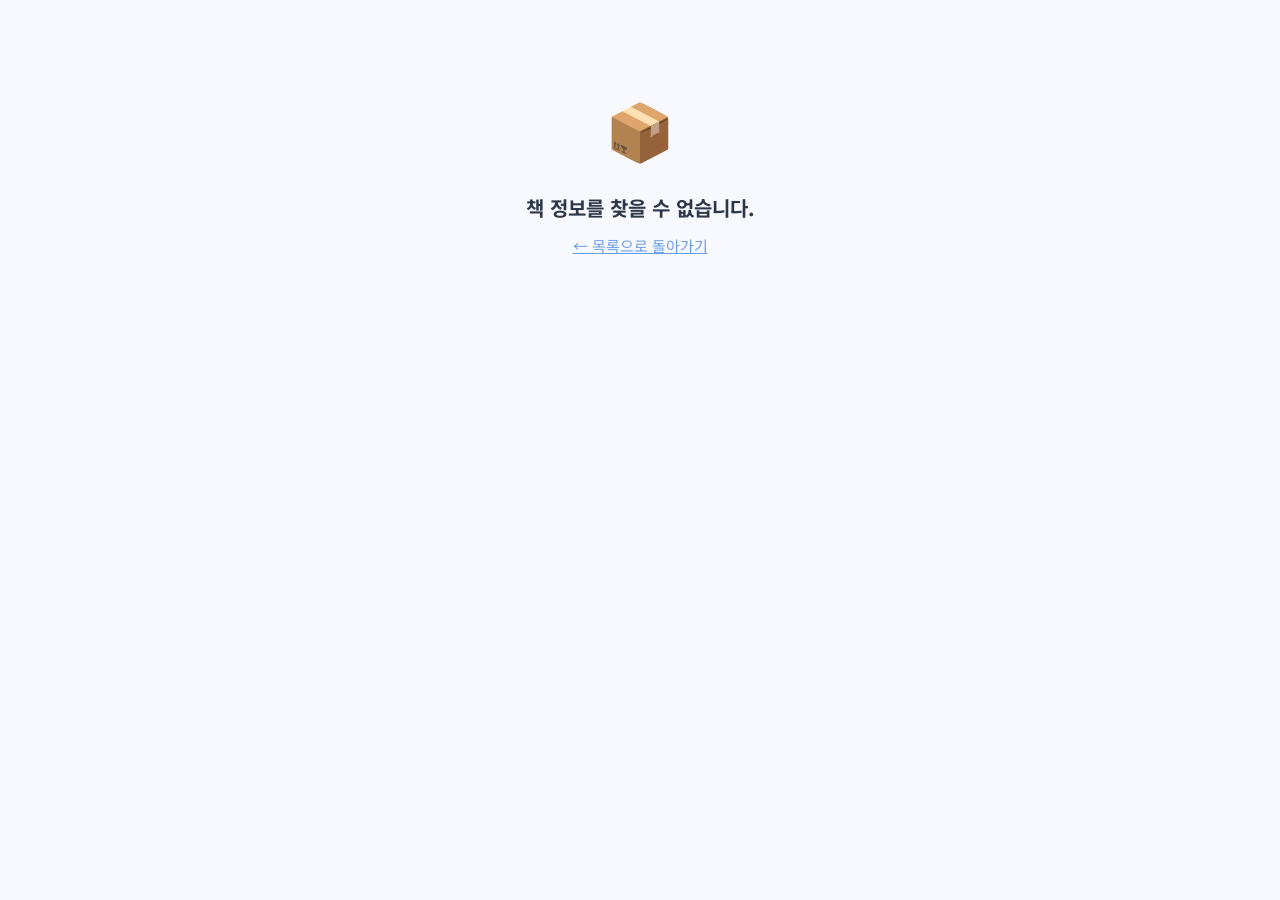
<file: book.html>
<!DOCTYPE html>
<html lang="ko">
<head>
  <meta charset="UTF-8" />
  <meta name="viewport" content="width=device-width, initial-scale=1.0" />
  <title>책 상세보기 | 그림책 질문박스 📦</title>
  <link rel="preconnect" href="https://fonts.googleapis.com" />
  <link href="https://fonts.googleapis.com/css2?family=Noto+Sans+KR:wght@300;400;500;700;900&display=swap" rel="stylesheet" />
  <link rel="stylesheet" href="https://cdn.jsdelivr.net/npm/@fortawesome/fontawesome-free@6.4.0/css/all.min.css" />
  <link rel="stylesheet" href="css/style.css" />
  <script src="js/supabase.js"></script>
  <script src="js/auth.js" defer></script>
  <style>
    /* ── 댓글 섹션 ── */
    .comments-section { background:#fff; border-top:1px solid var(--border-light); padding:48px 0; }
    .comments-section .section-title-sm { margin-bottom:28px; }
    .comments-loading { text-align:center; padding:32px; color:var(--text-muted); font-size:14px; }
    .comment-form { display:flex; gap:14px; margin-bottom:8px; }
    .comment-form-avatar { width:40px; height:40px; border-radius:50%; display:flex; align-items:center; justify-content:center; font-size:16px; font-weight:700; color:#fff; flex-shrink:0; margin-top:2px; }
    .comment-form-body { flex:1; }
    .comment-type-row { display:flex; align-items:center; gap:8px; margin-bottom:10px; flex-wrap:wrap; }
    .comment-type-label { font-size:12px; font-weight:700; color:var(--text-muted); }
    .comment-type-select { padding:5px 10px; border:1.5px solid var(--border); border-radius:var(--radius-sm); font-size:13px; font-family:var(--font); background:#fff; cursor:pointer; }
    .comment-type-select:focus { outline:none; border-color:var(--primary); }
    .star-picker { display:flex; gap:2px; }
    .star-pick { font-size:20px; cursor:pointer; color:#E2E8F0; transition:color .15s; }
    .star-pick:hover, .star-pick.active { color:#F6AD55; }
    .comment-textarea { width:100%; padding:12px 14px; border:1.5px solid var(--border); border-radius:var(--radius-md); font-size:14px; font-family:var(--font); resize:vertical; line-height:1.6; transition:border-color var(--transition); box-sizing:border-box; }
    .comment-textarea:focus { outline:none; border-color:var(--primary); box-shadow:0 0 0 3px rgba(108,158,232,.1); }
    .comment-form-actions { display:flex; justify-content:space-between; align-items:center; margin-top:8px; }
    .char-count { font-size:12px; color:var(--text-light); }
    .btn-sm { padding:8px 16px; font-size:13px; }
    .comment-login-prompt { text-align:center; padding:28px; background:var(--bg-soft); border-radius:var(--radius-lg); border:1.5px dashed var(--border); margin-bottom:8px; color:var(--text-muted); font-size:14px; }
    .comments-header-row { display:flex; align-items:center; justify-content:space-between; padding:16px 0 12px; border-bottom:1px solid var(--border-light); margin-bottom:16px; }
    .comments-count { font-size:14px; color:var(--text-muted); display:flex; align-items:center; gap:6px; }
    .comments-count strong { color:var(--text-dark); font-weight:700; }
    .comments-empty { text-align:center; padding:40px 24px; color:var(--text-muted); font-size:14px; }
    .comment-card { padding:18px 0; border-bottom:1px solid var(--border-light); }
    .comment-card:last-child { border-bottom:none; }
    .comment-header { display:flex; align-items:flex-start; gap:10px; margin-bottom:10px; }
    .comment-avatar { width:36px; height:36px; border-radius:50%; display:flex; align-items:center; justify-content:center; font-size:14px; font-weight:700; color:#fff; flex-shrink:0; }
    .comment-meta { flex:1; display:flex; flex-wrap:wrap; align-items:center; gap:6px; }
    .comment-nick { font-size:14px; font-weight:700; color:var(--text-dark); }
    .comment-stars { font-size:14px; }
    .comment-date { font-size:12px; color:var(--text-light); }
    .comment-del-btn { background:none; border:none; color:var(--text-light); cursor:pointer; font-size:12px; padding:4px 6px; border-radius:6px; transition:all var(--transition); margin-left:auto; }
    .comment-del-btn:hover { background:#FFF0F0; color:#E53E3E; }
    .comment-content { font-size:14px; color:var(--text-body); line-height:1.7; padding-left:46px; margin-bottom:8px; }
    .comment-footer { padding-left:46px; }
    .comment-like-btn { display:inline-flex; align-items:center; gap:5px; background:none; border:1px solid var(--border-light); border-radius:20px; padding:4px 12px; font-size:12px; color:var(--text-muted); cursor:pointer; transition:all var(--transition); }
    .comment-like-btn:hover { border-color:#FC8181; color:#E53E3E; background:#FFF5F5; }
    .comment-like-btn.liked { border-color:#FC8181; color:#E53E3E; background:#FFF5F5; }
    .comment-like-btn .fas { font-size:11px; }
    /* 헤더 유저 메뉴 */
    .header-user-menu { display:none; align-items:center; gap:8px; position:relative; }
    .header-user-btn { display:flex; align-items:center; gap:8px; background:none; border:1.5px solid var(--border); border-radius:var(--radius-md); padding:6px 12px; cursor:pointer; font-family:var(--font); font-size:14px; font-weight:600; color:var(--text-dark); transition:all var(--transition); }
    .header-user-btn:hover { border-color:var(--primary); background:var(--bg-soft); }
    .header-avatar { width:28px; height:28px; border-radius:50%; display:flex; align-items:center; justify-content:center; font-size:13px; font-weight:700; color:#fff; background:var(--primary); flex-shrink:0; }
    .user-dropdown { position:absolute; top:calc(100% + 8px); right:0; background:#fff; border:1px solid var(--border-light); border-radius:var(--radius-lg); box-shadow:var(--shadow-lg); min-width:180px; z-index:200; display:none; overflow:hidden; }
    .user-dropdown.open { display:block; animation:fadeIn .15s ease; }
    .user-dropdown a, .user-dropdown button { display:flex; align-items:center; gap:10px; padding:11px 16px; font-size:13px; font-weight:500; color:var(--text-body); text-decoration:none; background:none; border:none; width:100%; cursor:pointer; font-family:var(--font); transition:background var(--transition); }
    .user-dropdown a:hover, .user-dropdown button:hover { background:var(--bg-soft); }
    .user-dropdown .divider { height:1px; background:var(--border-light); margin:4px 0; }
    .nav-auth-btns { display:flex; gap:8px; }
    .btn-login { padding:7px 14px; font-size:13px; font-weight:700; border:1.5px solid var(--border); border-radius:var(--radius-md); background:#fff; color:var(--text-dark); cursor:pointer; transition:all var(--transition); text-decoration:none; display:inline-flex; align-items:center; gap:6px; }
    .btn-login:hover { border-color:var(--primary); color:var(--primary); }
    .btn-signup { padding:7px 14px; font-size:13px; font-weight:700; border:none; border-radius:var(--radius-md); background:var(--primary); color:#fff; cursor:pointer; transition:all var(--transition); text-decoration:none; display:inline-flex; align-items:center; gap:6px; }
    .btn-signup:hover { background:var(--primary-dark); }
  </style>
</head>
<body>

<!-- ========== 헤더 ========== -->
<header class="site-header" id="siteHeader">
  <div class="header-inner">
    <a href="index.html" class="logo">
      <span class="logo-icon">📦</span>
      <div class="logo-text">
        <span class="logo-main">그림책 질문박스</span>
        <span class="logo-sub">창의논술 수업을 위한 질문 아카이브</span>
      </div>
    </a>
    <nav class="main-nav">
      <a href="index.html" class="nav-link">홈</a>
      <a href="index.html#books-section" class="nav-link active">도서 목록</a>
      <a href="index.html#today-question" class="nav-link">오늘의 질문</a>
      <a href="index.html#about" class="nav-link">소개</a>
    </nav>
    <div class="h-auth-wrap">
      <a href="auth.html" class="h-btn-login" id="headerLoginBtn"><i class="fas fa-sign-in-alt"></i> 로그인</a>
      <a href="auth.html?tab=signup" class="h-btn-signup" id="headerSignupBtn"><i class="fas fa-user-plus"></i> 가입</a>
      <div class="h-user-menu" id="headerUserMenu">
        <div style="position:relative">
          <button class="h-user-btn" id="headerUserMenuBtn">
            <div class="h-user-avatar" id="headerUserAvatar">?</div>
            <span class="h-user-name" id="headerUserName">선생님</span>
            <i class="fas fa-chevron-down" style="font-size:10px;color:var(--text-light)"></i>
          </button>
          <div class="h-dropdown" id="headerUserDropdown">
            <a href="auth.html"><i class="fas fa-user-circle"></i> 내 프로필</a>
            <a href="admin.html" class="h-admin-only" style="display:none"><i class="fas fa-cog"></i> 관리자 페이지</a>
            <div class="h-drop-divider"></div>
            <button id="headerLogoutBtn" class="h-drop-logout"><i class="fas fa-sign-out-alt"></i> 로그아웃</button>
          </div>
        </div>
      </div>
    </div>
    <button class="hamburger" id="hamburger" aria-label="메뉴 열기">
      <i class="fas fa-bars"></i>
    </button>
  </div>
  <nav class="mobile-nav" id="mobileNav">
    <a href="index.html#today-question" class="nav-link">💡 오늘의 질문</a>
    <a href="index.html#books-section" class="nav-link active">📚 도서 목록</a>
    <a href="index.html#about" class="nav-link">📦 그림책 질문박스란?</a>
    <a href="admin.html" class="nav-link h-admin-only" style="display:none">⚙️ 관리자</a>
    <a href="auth.html" class="nav-link" id="mobileAuthLink">🔑 로그인 / 가입</a>
  </nav>
</header>

<!-- ========== 브레드크럼 ========== -->
<div class="breadcrumb-bar">
  <div class="container">
    <a href="index.html" class="breadcrumb-link"><i class="fas fa-home"></i> 홈</a>
    <span class="breadcrumb-sep"><i class="fas fa-chevron-right"></i></span>
    <a href="index.html#books-section" class="breadcrumb-link">도서 목록</a>
    <span class="breadcrumb-sep"><i class="fas fa-chevron-right"></i></span>
    <span class="breadcrumb-current" id="breadcrumbTitle">책 상세</span>
  </div>
</div>

<!-- ========== 책 정보 헤더 ========== -->
<section class="book-hero" id="bookHero">
  <div class="container">
    <div class="book-hero-inner">
      <!-- 표지 -->
      <div class="book-cover-wrap">
        <div class="book-cover" id="bookCover">
          <span class="book-cover-emoji" id="bookCoverEmoji">📚</span>
        </div>
        <div class="book-badges" id="bookBadges"></div>
      </div>

      <!-- 정보 -->
      <div class="book-info">
        <div class="book-meta-top">
          <span class="book-age-badge" id="bookAgeBadge">연령대</span>
          <span class="book-year" id="bookYear">출판연도</span>
        </div>
        <h1 class="book-title" id="bookTitle">그림책 제목</h1>
        <p class="book-author" id="bookAuthor">저자 · 출판사</p>
        <p class="book-synopsis" id="bookSynopsis">줄거리</p>

        <!-- 주제 태그 -->
        <div class="book-themes" id="bookThemes"></div>
        <!-- 키워드 -->
        <div class="book-keywords" id="bookKeywords"></div>

        <div class="book-header-actions">
          <button class="btn btn-sm btn-ghost" onclick="window.history.back()">
            <i class="fas fa-arrow-left"></i> 목록으로
          </button>
          <button class="btn btn-sm btn-outline" onclick="copyBookLink()">
            <i class="fas fa-link"></i> 링크 복사
          </button>
          <button class="btn btn-sm btn-outline" onclick="printPage()">
            <i class="fas fa-print"></i> 인쇄
          </button>
        </div>
      </div>
    </div>
  </div>
</section>

<!-- ========== 탭 메뉴 ========== -->
<div class="tab-bar sticky-tab" id="tabBar">
  <div class="container">
    <div class="tabs">
      <button class="tab-btn active" data-tab="creative">
        <i class="fas fa-lightbulb"></i> 창의 질문
        <span class="tab-count">3</span>
      </button>
      <button class="tab-btn" data-tab="kids">
        <i class="fas fa-child"></i> 아이들 질문
        <span class="tab-count" id="kidsQCount">-</span>
      </button>
      <button class="tab-btn" data-tab="guide">
        <i class="fas fa-chalkboard-teacher"></i> 수업 가이드
      </button>
    </div>
  </div>
</div>

<!-- ========== 탭 콘텐츠 ========== -->
<div class="tab-content-wrap">
  <div class="container">

    <!-- 창의 질문 탭 -->
    <div class="tab-panel active" id="tab-creative">
      <div class="panel-intro">
        <div class="panel-intro-icon">💡</div>
        <div>
          <h2 class="panel-title">강사의 창의적 질문 3</h2>
          <p class="panel-desc">아이들의 깊은 사고와 창의적 표현을 이끌어내기 위해 개발된 질문입니다. 각 질문을 클릭하면 다양한 답변 사례를 볼 수 있어요.</p>
        </div>
      </div>
      <div class="questions-list" id="creativeQuestions">
        <!-- JS로 삽입 -->
      </div>
    </div>

    <!-- 아이들 질문 탭 -->
    <div class="tab-panel" id="tab-kids">
      <div class="panel-intro">
        <div class="panel-intro-icon">🗣️</div>
        <div>
          <h2 class="panel-title">아이들의 질문 리스트</h2>
          <p class="panel-desc">실제 수업에서 아이들이 직접 만들어낸 질문들입니다. 아이들의 시선과 궁금증을 확인해 보세요.</p>
        </div>
      </div>
      <div class="questions-list" id="kidsQuestions">
        <!-- JS로 삽입 -->
      </div>
    </div>

    <!-- 수업 가이드 탭 -->
    <div class="tab-panel" id="tab-guide">
      <div class="panel-intro">
        <div class="panel-intro-icon">📋</div>
        <div>
          <h2 class="panel-title">수업 활용 가이드</h2>
          <p class="panel-desc">이 그림책을 수업에서 효과적으로 활용하는 방법을 안내합니다.</p>
        </div>
      </div>

      <!-- 강사 맞춤 팁 -->
      <div class="lesson-tips-box" id="lessonTipsBox" style="display:none;">
        <div class="tips-header"><i class="fas fa-chalkboard-teacher"></i> 강사 맞춤 수업 팁</div>
        <p class="tips-text" id="lessonTipsText"></p>
      </div>

      <div class="guide-grid">
        <div class="guide-card">
          <div class="guide-card-header">
            <span class="guide-step">STEP 1</span>
            <h3>책 읽기 전</h3>
          </div>
          <ul class="guide-list">
            <li>표지를 보며 어떤 이야기일지 예측해보기</li>
            <li>제목과 관련된 경험 나누기</li>
            <li>주인공에게 어떤 일이 생길지 상상하기</li>
          </ul>
        </div>
        <div class="guide-card">
          <div class="guide-card-header">
            <span class="guide-step">STEP 2</span>
            <h3>책 읽는 중</h3>
          </div>
          <ul class="guide-list">
            <li>중요한 장면에서 잠시 멈추고 질문하기</li>
            <li>등장인물의 감정 추측하기</li>
            <li>다음에 어떤 일이 일어날지 예측하기</li>
          </ul>
        </div>
        <div class="guide-card">
          <div class="guide-card-header">
            <span class="guide-step">STEP 3</span>
            <h3>책 읽은 후</h3>
          </div>
          <ul class="guide-list">
            <li>창의 질문으로 깊이 있는 토론하기</li>
            <li>아이들이 직접 질문 만들어보기</li>
            <li>자신의 경험과 연결하여 글쓰기</li>
          </ul>
        </div>
      </div>

      <!-- 추후 업데이트 예정 영역 -->
      <div class="coming-soon-box">
        <div class="coming-soon-icon">🚀</div>
        <div class="coming-soon-content">
          <h3>추가 기능 업데이트 예정</h3>
          <p>아래 기능들이 곧 추가될 예정입니다:</p>
          <ul class="coming-soon-list">
            <li><i class="fas fa-clock"></i> <strong>수업 플랜 PDF 다운로드</strong> — 수업 설계서를 자동으로 생성하여 출력 가능</li>
            <li><i class="fas fa-clock"></i> <strong>활동지 템플릿</strong> — 학년별 맞춤 활동지 제공</li>
            <li><i class="fas fa-clock"></i> <strong>수업 후기 공유</strong> — 다른 강사들의 수업 사례 열람 및 등록</li>
          </ul>
        </div>
      </div>
    </div>

  </div>
</div>

<!-- ========== 의견 / 댓글 섹션 ========== -->
<section class="comments-section" id="commentsSection">
  <div class="container">
    <h2 class="section-title-sm">💬 선생님들의 의견</h2>
    <div id="commentsRoot">
      <div class="comments-loading"><i class="fas fa-spinner fa-spin"></i> 불러오는 중...</div>
    </div>
  </div>
</section>

<!-- ========== 관련 도서 ========== -->
<section class="related-books-section">
  <div class="container">
    <h2 class="section-title-sm">같은 주제의 다른 그림책</h2>
    <div class="related-books-grid" id="relatedBooks">
      <!-- JS로 삽입 -->
    </div>
  </div>
</section>

<!-- ========== 푸터 ========== -->
<footer class="site-footer">
  <div class="container">
    <div class="footer-inner">
      <div class="footer-top">
        <div class="footer-brand">
          <span class="logo-icon">📦</span>
          <span class="footer-brand-name">그림책 질문박스</span>
        </div>
        <div class="footer-links">
          <a href="admin.html" class="footer-link"><i class="fas fa-cog"></i> 관리자</a>
        </div>
      </div>
      <p class="footer-desc">초등 창의논술 수업을 위한 그림책 질문 아카이브</p>
      <p class="footer-copy">© 2025 그림책 질문박스. 모든 권리 보유.</p>
    </div>
  </div>
</footer>

<!-- 스크롤 Top 버튼 -->
<button class="scroll-top" id="scrollTop" onclick="window.scrollTo({top:0,behavior:'smooth'})" title="맨 위로">
  <i class="fas fa-chevron-up"></i>
</button>

<script src="js/supabase.js"></script>
<script src="js/auth.js"></script>
<script src="js/comments.js"></script>
<script src="js/book.js"></script>
<script>
  // 댓글 섹션 마운트 (book.js가 bookId를 세팅한 뒤 호출)
  document.addEventListener('bookLoaded', (e) => {
    const bookId = e.detail?.bookId;
    if (bookId) Comments.mount('commentsRoot', bookId);
  });
</script>
</body>
</html>
</file>
<file: css/style.css>
/* =============================================
   그림책 질문박스 — 메인 스타일시트
   파스텔톤 에듀테크 디자인
   ============================================= */

/* ---------- CSS 변수 ---------- */
:root {
  --primary: #6C9EE8;
  --primary-light: #A8C5F5;
  --primary-dark: #4A7DD4;
  --secondary: #FFB347;
  --secondary-light: #FFD08A;
  --accent: #FF7BAC;
  --accent-light: #FFB3CC;

  --bg-main: #F7F9FF;
  --bg-card: #FFFFFF;
  --bg-soft: #EEF3FF;

  --text-dark: #2D3748;
  --text-body: #4A5568;
  --text-muted: #718096;
  --text-light: #A0AEC0;

  --border: #E2E8F0;
  --border-light: #EDF2F7;

  --shadow-sm: 0 1px 3px rgba(0,0,0,.06), 0 1px 2px rgba(0,0,0,.04);
  --shadow-md: 0 4px 12px rgba(0,0,0,.08);
  --shadow-lg: 0 10px 30px rgba(0,0,0,.10);
  --shadow-card: 0 2px 8px rgba(108,158,232,.12);

  --radius-sm: 8px;
  --radius-md: 14px;
  --radius-lg: 20px;
  --radius-xl: 28px;

  --header-h: 64px;
  --font: 'Noto Sans KR', sans-serif;
  --transition: .2s cubic-bezier(.4,0,.2,1);
}

/* ---------- 리셋 ---------- */
*, *::before, *::after { box-sizing: border-box; margin: 0; padding: 0; }
html { scroll-behavior: smooth; -webkit-text-size-adjust: 100%; }
body {
  font-family: var(--font);
  background: var(--bg-main);
  color: var(--text-body);
  line-height: 1.7;
  font-size: 15px;
}

/* 히어로 배경을 감싸는 wrapper */
.hero-bg {
  background: #F7F9FF;
  overflow: hidden;
}
a { color: inherit; text-decoration: none; }
ul { list-style: none; }
button { cursor: pointer; font-family: var(--font); }
img { max-width: 100%; display: block; }

/* ---------- 컨테이너 ---------- */
.container {
  max-width: 1160px;
  margin: 0 auto;
  padding: 0 24px;
}

/* =============================================
   헤더
   ============================================= */
.site-header {
  position: sticky;
  top: 0;
  z-index: 100;
  background: rgba(255,255,255,.95);
  backdrop-filter: blur(10px);
  border-bottom: 1px solid var(--border-light);
  box-shadow: var(--shadow-sm);
}
.header-inner {
  max-width: 1160px;
  margin: 0 auto;
  padding: 0 24px;
  height: var(--header-h);
  display: flex;
  align-items: center;
  gap: 24px;
}
.logo {
  display: flex;
  align-items: center;
  gap: 10px;
  flex-shrink: 0;
}
.logo-icon { font-size: 28px; }
.logo-text { display: flex; flex-direction: column; line-height: 1.2; }
.logo-main { font-weight: 700; font-size: 16px; color: var(--text-dark); }
.logo-sub { font-size: 11px; color: var(--text-muted); font-weight: 400; }

.main-nav { display: flex; align-items: center; gap: 4px; margin-left: auto; }
.nav-link {
  padding: 8px 14px;
  border-radius: var(--radius-sm);
  font-size: 14px;
  font-weight: 500;
  color: var(--text-body);
  transition: background var(--transition), color var(--transition);
}
.nav-link:hover, .nav-link.active {
  background: var(--bg-soft);
  color: var(--primary-dark);
}
.hamburger {
  display: none;
  background: none;
  border: none;
  font-size: 20px;
  color: var(--text-dark);
  padding: 8px;
  border-radius: var(--radius-sm);
  margin-left: auto;
}
.mobile-nav {
  display: none;
  flex-direction: column;
  padding: 8px 24px 16px;
  border-top: 1px solid var(--border-light);
  background: #fff;
}
.mobile-nav .nav-link { padding: 12px 0; border-bottom: 1px solid var(--border-light); }
.mobile-nav .nav-link:last-child { border-bottom: none; }
.mobile-nav.open { display: flex; }

/* =============================================
   버튼 시스템
   ============================================= */
.btn {
  display: inline-flex;
  align-items: center;
  gap: 6px;
  padding: 10px 20px;
  border-radius: var(--radius-md);
  font-size: 14px;
  font-weight: 600;
  border: 2px solid transparent;
  transition: all var(--transition);
  white-space: nowrap;
}
.btn-primary {
  background: var(--primary);
  color: #fff;
  box-shadow: 0 4px 14px rgba(108,158,232,.35);
}
.btn-primary:hover {
  background: var(--primary-dark);
  transform: translateY(-1px);
  box-shadow: 0 6px 20px rgba(108,158,232,.40);
}
.btn-outline {
  background: transparent;
  color: var(--primary-dark);
  border-color: var(--primary-light);
}
.btn-outline:hover {
  background: var(--bg-soft);
  border-color: var(--primary);
}
.btn-ghost {
  background: transparent;
  color: var(--text-body);
  border-color: var(--border);
}
.btn-ghost:hover { background: var(--bg-soft); }
.btn-sm { padding: 7px 14px; font-size: 13px; }
.btn:disabled { opacity: .5; cursor: not-allowed; transform: none !important; }

/* =============================================
   히어로
   ============================================= */
/* =============================================
   히어로 섹션 — 리디자인
   ============================================= */
.hero {
  position: relative;
  overflow: hidden;
  min-height: calc(100vh - var(--header-h));
  display: grid;
  grid-template-columns: 1fr 420px;
  align-items: center;
  gap: 40px;
  max-width: 1160px;
  margin: 0 auto;
  padding: 80px 24px 60px;
}

/* 배경 장식 도형 */
.hero-deco {
  position: absolute;
  border-radius: 50%;
  pointer-events: none;
  z-index: 0;
}
.hero-deco-1 {
  width: 520px; height: 520px;
  background: radial-gradient(circle, rgba(108,158,232,.13) 0%, transparent 70%);
  top: -120px; right: -80px;
}
.hero-deco-2 {
  width: 320px; height: 320px;
  background: radial-gradient(circle, rgba(255,190,120,.14) 0%, transparent 70%);
  bottom: -60px; left: -60px;
}
.hero-deco-3 {
  width: 180px; height: 180px;
  background: radial-gradient(circle, rgba(160,220,180,.18) 0%, transparent 70%);
  top: 40%; left: 40%;
}
.hero-content { position: relative; z-index: 1; }

.hero-badge {
  display: inline-flex;
  align-items: center;
  gap: 6px;
  background: linear-gradient(90deg, #EEF5FF, #F0EEFF);
  color: var(--primary-dark);
  padding: 7px 16px;
  border-radius: 100px;
  font-size: 13px;
  font-weight: 700;
  margin-bottom: 22px;
  border: 1.5px solid rgba(108,158,232,.25);
  box-shadow: 0 2px 8px rgba(108,158,232,.12);
}
.hero-title {
  font-size: clamp(34px, 5vw, 54px);
  font-weight: 900;
  color: var(--text-dark);
  line-height: 1.18;
  margin-bottom: 22px;
  letter-spacing: -.02em;
}
.hero-title .highlight {
  color: var(--primary);
  position: relative;
  display: inline-block;
}
.hero-title .highlight::after {
  content: '';
  position: absolute;
  bottom: 2px;
  left: 0;
  right: 0;
  height: 6px;
  background: linear-gradient(90deg, #B9D8FF, #FFD6A5);
  border-radius: 3px;
  z-index: -1;
  opacity: .55;
}
.hero-desc {
  font-size: 16px;
  color: var(--text-muted);
  margin-bottom: 36px;
  line-height: 1.85;
}
.hero-actions { display: flex; gap: 14px; flex-wrap: wrap; margin-bottom: 44px; }
.btn-hero { padding: 14px 28px; font-size: 15px; font-weight: 700; border-radius: var(--radius-lg); }

/* 통계 바 */
.hero-stats {
  display: flex;
  align-items: center;
  gap: 0;
  background: rgba(255,255,255,.7);
  backdrop-filter: blur(8px);
  border: 1px solid rgba(108,158,232,.15);
  border-radius: var(--radius-lg);
  padding: 14px 24px;
  box-shadow: 0 2px 12px rgba(108,158,232,.08);
  width: fit-content;
}
.stat-item { text-align: center; padding: 0 20px; }
.stat-num { display: block; font-size: 26px; font-weight: 900; color: var(--primary); line-height: 1; }
.stat-label { font-size: 11px; color: var(--text-muted); font-weight: 600; margin-top: 4px; letter-spacing:.04em; }
.stat-divider { color: var(--border); font-size: 24px; opacity:.5; }

/* 히어로 비주얼 — 구체형 */
.hero-visual {
  display: flex;
  align-items: center;
  justify-content: center;
  position: relative;
  height: 420px;
  z-index: 1;
}
.hero-book-orb {
  position: relative;
  width: 200px;
  height: 200px;
  display: flex;
  align-items: center;
  justify-content: center;
}
.hero-orb-ring {
  position: absolute;
  inset: 0;
  border-radius: 50%;
  border: 2.5px solid rgba(108,158,232,.25);
  animation: orb-spin 10s linear infinite;
}
.hero-orb-ring-2 {
  inset: -28px;
  border-color: rgba(255,190,120,.25);
  animation-duration: 16s;
  animation-direction: reverse;
}
.hero-orb-ring-3 {
  inset: -54px;
  border: 1.5px dashed rgba(160,220,180,.2);
  animation-duration: 22s;
}
.hero-orb-core {
  width: 110px;
  height: 110px;
  border-radius: 50%;
  background: linear-gradient(135deg, #C8DEFF 0%, #E8D5FF 100%);
  display: flex;
  align-items: center;
  justify-content: center;
  font-size: 52px;
  box-shadow: 0 8px 32px rgba(108,158,232,.22), inset 0 2px 6px rgba(255,255,255,.8);
  animation: pulse-orb 3s ease-in-out infinite;
}
@keyframes orb-spin {
  from { transform: rotate(0deg); }
  to   { transform: rotate(360deg); }
}
@keyframes pulse-orb {
  0%,100% { transform: scale(1);   box-shadow: 0 8px 32px rgba(108,158,232,.22); }
  50%      { transform: scale(1.04); box-shadow: 0 12px 40px rgba(108,158,232,.35); }
}

/* 플로팅 카드 */
.float-card {
  position: absolute;
  width: 64px;
  height: 64px;
  background: #fff;
  border-radius: var(--radius-lg);
  box-shadow: 0 6px 20px rgba(0,0,0,.1);
  display: flex;
  align-items: center;
  justify-content: center;
  font-size: 28px;
  animation: floatAnim 4s ease-in-out infinite;
}
.fc1 { top:  10px; left: 50%; transform: translateX(-50%); animation-delay: 0s; }
.fc2 { top:  70px; right: 10px; animation-delay: .6s; }
.fc3 { bottom: 80px; right: 30px; animation-delay: 1.2s; }
.fc4 { bottom: 10px; left: 50%; transform: translateX(-50%); animation-delay: 1.8s; }
.fc5 { top:  70px; left: 10px; animation-delay: 2.4s; }
.fc6 { bottom: 80px; left: 30px; animation-delay: 3s; }

@keyframes floatAnim {
  0%,100% { transform: translateY(0) translateX(var(--tx,0)); }
  50%      { transform: translateY(-14px) translateX(var(--tx,0)); }
}
.fc1,.fc4 { --tx: -50%; }

/* =============================================
   오늘의 질문 — 롤링 슬라이더 (1장씩)
   ============================================= */
.today-question-section {
  position: relative;
  padding: 96px 0 80px;
  background: linear-gradient(145deg, #0d1b3e 0%, #1a1059 40%, #2d0a4f 70%, #1a0e2e 100%);
  overflow: hidden;
}
.tq-bg-deco {
  position: absolute;
  inset: 0;
  background-image:
    radial-gradient(circle at 15% 40%, rgba(91,143,249,.25) 0%, transparent 45%),
    radial-gradient(circle at 85% 15%, rgba(168,85,247,.22) 0%, transparent 45%),
    radial-gradient(circle at 50% 85%, rgba(52,211,153,.18) 0%, transparent 40%),
    radial-gradient(circle at 70% 55%, rgba(251,113,133,.12) 0%, transparent 35%);
  pointer-events: none;
}
.tq-header {
  text-align: center;
  margin-bottom: 44px;
  position: relative;
  z-index: 1;
}
.tq-label-pill {
  display: inline-flex;
  align-items: center;
  gap: 7px;
  background: rgba(255,255,255,.15);
  border: 1px solid rgba(255,255,255,.35);
  color: #E8F2FF;
  padding: 6px 18px;
  border-radius: 100px;
  font-size: 12px;
  font-weight: 700;
  letter-spacing: .08em;
  text-transform: uppercase;
  margin-bottom: 16px;
  backdrop-filter: blur(6px);
}
.tq-section-title {
  font-size: clamp(24px, 3.5vw, 36px);
  font-weight: 900;
  color: #ffffff;
  margin-bottom: 12px;
  letter-spacing: -.02em;
  text-shadow: 0 2px 12px rgba(0,0,0,.3);
}
.tq-desc {
  font-size: 15px;
  color: rgba(255,255,255,.78);
  line-height: 1.7;
}

/* 롤링 래퍼 */
.tq-rolling-wrap {
  position: relative;
  display: flex;
  align-items: center;
  gap: 16px;
  max-width: 780px;
  margin: 0 auto;
  z-index: 1;
}

/* 화살표 */
.tq-arrow {
  flex-shrink: 0;
  width: 46px;
  height: 46px;
  border-radius: 50%;
  border: 1.5px solid rgba(255,255,255,.2);
  background: rgba(255,255,255,.08);
  color: rgba(255,255,255,.8);
  font-size: 15px;
  cursor: pointer;
  display: flex;
  align-items: center;
  justify-content: center;
  transition: all var(--transition);
  backdrop-filter: blur(6px);
}
.tq-arrow:hover {
  background: rgba(255,255,255,.2);
  border-color: rgba(255,255,255,.5);
  color: #fff;
}

/* 스테이지 — 카드 1장, 고정 높이로 레이아웃 안정화 */
.tq-stage {
  flex: 1;
  overflow: hidden;
  border-radius: 28px;
  height: 320px;          /* 고정 높이 — 질문 길이와 무관하게 섹션 불변 */
  position: relative;
}

/* 롤링 카드 — 스테이지 높이 100% 채우기 */
.tq-rcard {
  width: 100%;
  height: 100%;           /* 스테이지 고정 높이에 맞춤 */
  background: #ffffff;
  border: none;
  border-radius: 28px;
  padding: 40px 48px;
  display: flex;
  gap: 36px;
  align-items: center;
  text-decoration: none;
  color: inherit;
  transition: transform .25s, box-shadow .25s;
  cursor: pointer;
  box-sizing: border-box;
  box-shadow: 0 12px 48px rgba(0,0,0,.28);
}
.tq-rcard:hover {
  transform: translateY(-3px);
  box-shadow: 0 20px 60px rgba(0,0,0,.35);
}

/* 카드 좌측 — 이모지 박스 */
.tq-rcard-emoji {
  flex-shrink: 0;
  width: 108px;
  height: 108px;
  border-radius: 24px;
  display: flex;
  align-items: center;
  justify-content: center;
  font-size: 52px;
  background: #F0F5FF;
  border: 2px solid #E2ECFF;
}

/* 카드 우측 — 콘텐츠 */
.tq-rcard-body { flex: 1; min-width: 0; }
.tq-rcard-tags {
  display: flex;
  flex-wrap: wrap;
  gap: 6px;
  margin-bottom: 18px;
}
.tq-rcard-tag {
  font-size: 11px;
  font-weight: 700;
  padding: 5px 14px;
  border-radius: 100px;
  background: #EEF3FF;
  color: #3B6BC8;
  border: 1px solid #C5D9FF;
  letter-spacing: .04em;
}
.tq-rcard-question {
  font-size: clamp(17px, 2.2vw, 24px);
  font-weight: 900;
  color: #12123A;
  line-height: 1.5;
  margin-bottom: 20px;
  word-break: keep-all;
  letter-spacing: -.02em;
  /* 고정 높이 안에서 넘치면 말줄임 처리 */
  display: -webkit-box;
  -webkit-line-clamp: 3;
  -webkit-box-orient: vertical;
  overflow: hidden;
}
.tq-rcard-divider {
  height: 1px;
  background: #EDF0F7;
  margin-bottom: 16px;
}
.tq-rcard-book {
  display: flex;
  align-items: center;
  gap: 10px;
}
.tq-rcard-book-info { font-size: 13px; color: #6B7A99; }
.tq-rcard-book-title { font-weight: 700; color: #2D3A5C; }
.tq-rcard-go {
  margin-left: auto;
  display: inline-flex;
  align-items: center;
  gap: 7px;
  font-size: 13px;
  font-weight: 700;
  color: #fff;
  background: #4A7FD6;
  border: none;
  padding: 11px 24px;
  border-radius: 100px;
  white-space: nowrap;
  transition: all .2s;
  box-shadow: 0 4px 14px rgba(74,127,214,.35);
}
.tq-rcard:hover .tq-rcard-go {
  background: #2D5FBF;
  box-shadow: 0 6px 20px rgba(74,127,214,.5);
}

/* 슬라이드 애니메이션 */
@keyframes slideInRight  { from { opacity:0; transform:translateX(48px);  } to { opacity:1; transform:translateX(0); } }
@keyframes slideInLeft   { from { opacity:0; transform:translateX(-48px); } to { opacity:1; transform:translateX(0); } }
@keyframes slideOutRight { from { opacity:1; transform:translateX(0); } to { opacity:0; transform:translateX(48px);  } }
@keyframes slideOutLeft  { from { opacity:1; transform:translateX(0); } to { opacity:0; transform:translateX(-48px); } }
.tq-slide-in-r  { animation: slideInRight  .38s cubic-bezier(.4,0,.2,1) both; }
.tq-slide-in-l  { animation: slideInLeft   .38s cubic-bezier(.4,0,.2,1) both; }

/* 하단 도트 + 카운터 */
.tq-footer-row {
  display: flex;
  align-items: center;
  justify-content: center;
  gap: 16px;
  margin-top: 28px;
  position: relative;
  z-index: 1;
}
.tq-dots { display: flex; gap: 8px; }
.tq-dot {
  width: 8px; height: 8px; border-radius: 50%;
  background: rgba(255,255,255,.25);
  border: none; cursor: pointer; padding: 0;
  transition: all .25s;
}
.tq-dot.active {
  width: 28px; border-radius: 4px;
  background: #6C9EE8;
}
.tq-counter {
  font-size: 12px;
  font-weight: 700;
  color: rgba(255,255,255,.65);
  letter-spacing: .06em;
}

/* 프로그레스 바 — 제거 */
.tq-progress { display: none; }
.section-label {
  display: inline-flex;
  align-items: center;
  gap: 8px;
  font-size: 13px;
  font-weight: 700;
  color: var(--primary-dark);
  text-transform: uppercase;
  letter-spacing: .08em;
  margin-bottom: 24px;
  background: var(--bg-card);
  padding: 6px 14px;
  border-radius: 100px;
  box-shadow: var(--shadow-sm);
}
.today-card {
  background: #fff;
  border-radius: var(--radius-xl);
  box-shadow: var(--shadow-lg);
  overflow: hidden;
  border: 1px solid var(--border-light);
  transition: transform var(--transition), box-shadow var(--transition);
}
.today-card:hover {
  transform: translateY(-2px);
  box-shadow: 0 16px 40px rgba(108,158,232,.15);
}
.today-card-inner {
  display: flex;
  align-items: center;
  gap: 32px;
  padding: 36px 40px;
}
.today-book-emoji {
  font-size: 72px;
  flex-shrink: 0;
  width: 100px;
  height: 100px;
  display: flex;
  align-items: center;
  justify-content: center;
  background: var(--bg-soft);
  border-radius: var(--radius-lg);
}
.today-book-title {
  font-size: 13px;
  font-weight: 600;
  color: var(--primary);
  margin-bottom: 8px;
}
.today-question-text {
  font-size: 20px;
  font-weight: 700;
  color: var(--text-dark);
  line-height: 1.5;
  margin-bottom: 24px;
}
.today-actions { display: flex; gap: 10px; flex-wrap: wrap; }

/* =============================================
   검색 섹션
   ============================================= */
.search-section {
  padding: 60px 0 24px;
}
.section-header { text-align: center; margin-bottom: 36px; }
.section-title {
  font-size: 32px;
  font-weight: 900;
  color: var(--text-dark);
  margin-bottom: 10px;
}
.section-desc { font-size: 15px; color: var(--text-muted); }

.search-bar-wrap { margin-bottom: 28px; }
.search-bar {
  position: relative;
  max-width: 600px;
  margin: 0 auto;
}
.search-icon {
  position: absolute;
  left: 18px;
  top: 50%;
  transform: translateY(-50%);
  color: var(--text-muted);
  font-size: 16px;
  pointer-events: none;
}
.search-input {
  width: 100%;
  padding: 16px 50px 16px 48px;
  border: 2px solid var(--border);
  border-radius: var(--radius-lg);
  font-size: 15px;
  font-family: var(--font);
  background: #fff;
  color: var(--text-dark);
  transition: border-color var(--transition), box-shadow var(--transition);
  box-shadow: var(--shadow-sm);
}
.search-input:focus {
  outline: none;
  border-color: var(--primary);
  box-shadow: 0 0 0 4px rgba(91,143,249,.15);
}
.search-input::placeholder { color: var(--text-light); }
.search-clear {
  position: absolute;
  right: 14px;
  top: 50%;
  transform: translateY(-50%);
  background: none;
  border: none;
  color: var(--text-muted);
  font-size: 14px;
  padding: 4px;
  opacity: 0;
  pointer-events: none;
  transition: opacity var(--transition);
}
.search-clear.visible { opacity: 1; pointer-events: auto; }

/* 필터 */
.filter-wrap { display: flex; flex-direction: column; gap: 16px; }
.filter-group { display: flex; align-items: flex-start; gap: 12px; flex-wrap: wrap; }
.filter-label {
  font-size: 13px;
  font-weight: 700;
  color: var(--text-muted);
  white-space: nowrap;
  padding-top: 8px;
  min-width: 42px;
}
/* 필터 라벨 옆 현재 선택값 뱃지 */
.filter-cur {
  display: inline-block;
  font-size: 11px;
  font-weight: 700;
  color: var(--primary-dark);
  background: var(--bg-soft);
  border: 1px solid var(--primary-light);
  border-radius: 100px;
  padding: 2px 9px;
  vertical-align: middle;
  transition: all var(--transition);
}
/* 버튼형 뱃지 (클릭 시 전체 초기화) */
.filter-cur-btn {
  cursor: pointer;
  font-family: var(--font);
  line-height: 1.4;
}
.filter-cur-btn:hover {
  background: var(--primary);
  color: #fff;
  border-color: var(--primary);
}
.filter-chips { display: flex; flex-wrap: wrap; gap: 8px; }
.chip {
  padding: 6px 14px;
  border-radius: 100px;
  font-size: 13px;
  font-weight: 500;
  background: #fff;
  border: 1.5px solid var(--border);
  color: var(--text-body);
  transition: all var(--transition);
}
.chip:hover { border-color: var(--primary-light); color: var(--primary-dark); background: var(--bg-soft); transform: translateY(-1px); }
.chip.active { background: var(--primary); border-color: var(--primary); color: #fff; box-shadow: 0 2px 8px rgba(108,158,232,.3); }

.filter-result-bar {
  display: flex;
  align-items: center;
  justify-content: space-between;
  padding-top: 8px;
  border-top: 1px solid var(--border-light);
}
.result-count { font-size: 13px; color: var(--text-muted); font-weight: 500; }
.sort-select {
  padding: 6px 12px;
  border: 1.5px solid var(--border);
  border-radius: var(--radius-sm);
  font-size: 13px;
  font-family: var(--font);
  background: #fff;
  color: var(--text-body);
  cursor: pointer;
}
.sort-select:focus { outline: none; border-color: var(--primary); }

/* =============================================
   도서 그리드 섹션
   ============================================= */
.books-grid-section { padding: 24px 0 60px; }

/* 추천 배너 */
.featured-banner {
  margin-bottom: 40px;
  padding: 24px 28px;
  background: linear-gradient(135deg, #FFF8E8 0%, #FFF0F8 100%);
  border-radius: var(--radius-lg);
  border: 1px solid #FFE4CC;
}
.featured-label {
  font-size: 13px;
  font-weight: 700;
  color: #E88C30;
  margin-bottom: 16px;
  display: flex;
  align-items: center;
  gap: 6px;
}
.featured-scroll { display: flex; gap: 16px; overflow-x: auto; padding-bottom: 4px; }
.featured-scroll::-webkit-scrollbar { height: 4px; }
.featured-scroll::-webkit-scrollbar-track { background: transparent; }
.featured-scroll::-webkit-scrollbar-thumb { background: #FFD08A; border-radius: 2px; }

/* 미니 카드 (추천용) */
.mini-book-card {
  flex-shrink: 0;
  width: 100px;
  display: flex;
  flex-direction: column;
  align-items: center;
  gap: 8px;
  cursor: pointer;
  transition: transform var(--transition);
}
.mini-book-card:hover { transform: translateY(-4px); }
.mini-cover {
  width: 72px;
  height: 90px;
  border-radius: var(--radius-sm);
  display: flex;
  align-items: center;
  justify-content: center;
  font-size: 36px;
  box-shadow: 0 4px 12px rgba(0,0,0,.12);
}
.mini-title {
  font-size: 12px;
  font-weight: 600;
  color: var(--text-dark);
  text-align: center;
  line-height: 1.3;
  word-break: keep-all;
}

/* 도서 그리드 */
.books-grid {
  display: grid;
  grid-template-columns: repeat(auto-fill, minmax(220px, 1fr));
  gap: 20px;
}

/* 책 카드 */
.book-card {
  background: #fff;
  border-radius: var(--radius-lg);
  border: 1px solid var(--border-light);
  box-shadow: var(--shadow-card);
  overflow: hidden;
  cursor: pointer;
  transition: transform var(--transition), box-shadow var(--transition);
  display: flex;
  flex-direction: column;
}
.book-card:hover {
  transform: translateY(-6px);
  box-shadow: 0 16px 40px rgba(91,143,249,.2);
}
.book-card-cover {
  height: 170px;
  display: flex;
  align-items: center;
  justify-content: center;
  font-size: 56px;
  position: relative;
}
.book-card-age {
  position: absolute;
  top: 10px;
  right: 10px;
  background: rgba(255,255,255,.9);
  padding: 3px 8px;
  border-radius: 100px;
  font-size: 11px;
  font-weight: 600;
  color: var(--text-body);
}
.book-card-body { padding: 16px; flex: 1; display: flex; flex-direction: column; }
.book-card-title {
  font-size: 15px;
  font-weight: 700;
  color: var(--text-dark);
  margin-bottom: 4px;
  line-height: 1.3;
}
.book-card-author { font-size: 12px; color: var(--text-muted); margin-bottom: 10px; }
.book-card-themes {
  display: flex;
  flex-wrap: wrap;
  gap: 4px;
  margin-bottom: 12px;
}
.theme-tag {
  padding: 3px 9px;
  border-radius: 100px;
  font-size: 11px;
  font-weight: 600;
  background: var(--bg-soft);
  color: var(--primary-dark);
}
.book-card-footer {
  display: flex;
  align-items: center;
  justify-content: space-between;
  margin-top: auto;
  padding-top: 10px;
  border-top: 1px solid var(--border-light);
}
.book-card-q-count {
  font-size: 12px;
  color: var(--text-muted);
  display: flex;
  align-items: center;
  gap: 4px;
}
.book-card-arrow {
  width: 28px;
  height: 28px;
  background: var(--bg-soft);
  border-radius: 50%;
  display: flex;
  align-items: center;
  justify-content: center;
  font-size: 11px;
  color: var(--primary);
  transition: background var(--transition);
}
.book-card:hover .book-card-arrow { background: var(--primary); color: #fff; }
.book-featured-badge {
  position: absolute;
  top: 10px;
  left: 10px;
  font-size: 14px;
}

/* 빈 상태 */
.empty-state {
  text-align: center;
  padding: 80px 24px;
}
.empty-icon { font-size: 56px; margin-bottom: 16px; }
.empty-title { font-size: 18px; font-weight: 700; color: var(--text-dark); margin-bottom: 8px; }
.empty-desc { font-size: 14px; color: var(--text-muted); margin-bottom: 24px; }

/* 페이지네이션 */
.pagination {
  display: flex;
  justify-content: center;
  gap: 8px;
  margin-top: 48px;
}
.page-btn {
  width: 40px;
  height: 40px;
  border-radius: var(--radius-sm);
  border: 1.5px solid var(--border);
  background: #fff;
  color: var(--text-body);
  font-size: 14px;
  font-weight: 500;
  display: flex;
  align-items: center;
  justify-content: center;
  transition: all var(--transition);
}
.page-btn:hover { border-color: var(--primary); color: var(--primary-dark); background: var(--bg-soft); }
.page-btn.active { background: var(--primary); border-color: var(--primary); color: #fff; box-shadow: 0 2px 8px rgba(108,158,232,.3); }
.page-btn.ellipsis { border: none; background: none; cursor: default; }

/* =============================================
   소개 섹션
   ============================================= */
.about-section {
  position: relative;
  padding: 96px 0 80px;
  background: linear-gradient(180deg, #F6F9FF 0%, #fff 100%);
}
.about-top-wave {
  position: absolute;
  top: -1px; left: 0; right: 0;
  height: 60px;
  background: linear-gradient(160deg, #0f1e3d 0%, #1a2f5e 55%, #2a1a4e 100%);
  clip-path: ellipse(110% 100% at 50% 0%);
}

/* 헤더 */
.about-header {
  text-align: center;
  margin-bottom: 56px;
}
.about-label-pill {
  display: inline-flex;
  align-items: center;
  gap: 6px;
  background: var(--bg-soft);
  color: var(--primary-dark);
  border: 1.5px solid var(--primary-light);
  padding: 6px 18px;
  border-radius: 100px;
  font-size: 12px;
  font-weight: 700;
  letter-spacing: .07em;
  margin-bottom: 16px;
}
.about-title {
  font-size: clamp(24px, 3.5vw, 36px);
  font-weight: 900;
  color: var(--text-dark);
  line-height: 1.3;
  margin-bottom: 14px;
  letter-spacing: -.02em;
}
.about-subtitle {
  font-size: 15px;
  color: var(--text-muted);
  line-height: 1.7;
}

/* 카드 그리드 */
.about-grid {
  display: grid;
  grid-template-columns: repeat(4, 1fr);
  gap: 20px;
  margin-bottom: 48px;
}
.about-card {
  padding: 36px 24px 32px;
  border-radius: 20px;
  text-align: center;
  transition: transform .25s, box-shadow .25s;
  position: relative;
  overflow: hidden;
}
.about-card::before {
  content: '';
  position: absolute;
  top: -40px; right: -40px;
  width: 120px; height: 120px;
  border-radius: 50%;
  opacity: .12;
  background: currentColor;
}
.about-card:hover { transform: translateY(-6px); box-shadow: 0 16px 40px rgba(0,0,0,.1); }

.about-card-blue  { background: linear-gradient(135deg,#EEF5FF 0%,#E3EDFF 100%); color: #3B6BC8; border: 1.5px solid #C5D9FF; }
.about-card-yellow{ background: linear-gradient(135deg,#FFFBEE 0%,#FFF3CC 100%); color: #B07D00; border: 1.5px solid #FFE080; }
.about-card-green { background: linear-gradient(135deg,#EDFFF6 0%,#D4F5E5 100%); color: #1A7A4A; border: 1.5px solid #A8E6C6; }
.about-card-pink  { background: linear-gradient(135deg,#FFF0F7 0%,#FFE0EF 100%); color: #C0386A; border: 1.5px solid #FFBAD8; }

.about-icon-wrap {
  width: 64px;
  height: 64px;
  border-radius: 18px;
  background: rgba(255,255,255,.7);
  display: flex;
  align-items: center;
  justify-content: center;
  font-size: 26px;
  margin: 0 auto 18px;
  box-shadow: 0 4px 12px rgba(0,0,0,.06);
  border: 1.5px solid rgba(255,255,255,.9);
}
.about-icon-wrap i { font-size: 24px; }
.about-card h3 { font-size: 16px; font-weight: 800; color: var(--text-dark); margin-bottom: 10px; }
.about-card p { font-size: 13.5px; color: var(--text-muted); line-height: 1.75; }

/* CTA 배너 */
.about-cta {
  display: flex;
  align-items: center;
  justify-content: space-between;
  gap: 24px;
  background: linear-gradient(120deg, #1a2f5e 0%, #2a1a4e 100%);
  border-radius: 20px;
  padding: 32px 40px;
  box-shadow: 0 8px 32px rgba(26,47,94,.2);
}
.about-cta-text {
  display: flex;
  flex-direction: column;
  gap: 6px;
}
.about-cta-text strong {
  font-size: 20px;
  font-weight: 900;
  color: #fff;
}
.about-cta-text span {
  font-size: 14px;
  color: rgba(255,255,255,.6);
}

/* =============================================
   푸터
   ============================================= */
.site-footer {
  background: var(--text-dark);
  color: #fff;
  padding: 40px 0;
}
.footer-inner { text-align: center; }
.footer-brand {
  display: flex;
  align-items: center;
  justify-content: center;
  gap: 10px;
  margin-bottom: 10px;
}
.footer-brand-name { font-size: 18px; font-weight: 700; }
.footer-desc { font-size: 13px; color: #A0AEC0; margin-bottom: 8px; }
.footer-copy { font-size: 12px; color: #718096; }

/* =============================================
   책 상세 페이지 전용
   ============================================= */

/* 브레드크럼 */
/* =============================================
   헤더 인증 UI (로그인/유저메뉴) — 공통
   ============================================= */

/* 비로그인 버튼 */
.h-btn-login {
  display: inline-flex; align-items: center; gap: 6px;
  padding: 7px 14px; font-size: 13px; font-weight: 600;
  border: 1.5px solid var(--border); border-radius: var(--radius-md);
  background: #fff; color: var(--text-dark);
  text-decoration: none; cursor: pointer;
  transition: all var(--transition); font-family: var(--font);
}
.h-btn-login:hover { border-color: var(--primary); color: var(--primary); }

.h-btn-signup {
  display: inline-flex; align-items: center; gap: 6px;
  padding: 7px 14px; font-size: 13px; font-weight: 700;
  border: none; border-radius: var(--radius-md);
  background: var(--primary); color: #fff;
  text-decoration: none; cursor: pointer;
  transition: all var(--transition); font-family: var(--font);
}
.h-btn-signup:hover { background: var(--primary-dark); }

/* 로그인 후 유저 메뉴 */
.h-user-menu { display: none; align-items: center; position: relative; }

.h-user-btn {
  display: flex; align-items: center; gap: 8px;
  padding: 6px 12px 6px 6px;
  border: 1.5px solid var(--border); border-radius: 999px;
  background: #fff; cursor: pointer; font-family: var(--font);
  font-size: 13px; font-weight: 600; color: var(--text-dark);
  transition: all var(--transition);
}
.h-user-btn:hover { border-color: var(--primary); background: var(--bg-soft); }

.h-user-avatar {
  width: 28px; height: 28px; border-radius: 50%;
  display: flex; align-items: center; justify-content: center;
  font-size: 13px; font-weight: 700; color: #fff;
  background: var(--primary); flex-shrink: 0;
}

/* 드롭다운 */
.h-dropdown {
  position: absolute; top: calc(100% + 8px); right: 0;
  background: #fff; border: 1px solid var(--border-light);
  border-radius: var(--radius-lg); box-shadow: 0 8px 24px rgba(0,0,0,.1);
  min-width: 180px; z-index: 500; overflow: hidden;
  display: none;
}
.h-dropdown.open { display: block; animation: fadeIn .15s ease; }
.h-dropdown a, .h-dropdown button {
  display: flex; align-items: center; gap: 10px;
  padding: 11px 16px; font-size: 13px; font-weight: 500;
  color: var(--text-body); text-decoration: none;
  background: none; border: none; width: 100%;
  cursor: pointer; font-family: var(--font);
  transition: background var(--transition);
}
.h-dropdown a:hover, .h-dropdown button:hover { background: var(--bg-soft); }
.h-dropdown .h-drop-divider { height: 1px; background: var(--border-light); margin: 4px 0; }
.h-dropdown .h-drop-logout { color: #E53E3E !important; }
.h-dropdown .h-drop-logout:hover { background: #FFF5F5 !important; }

/* 인증 버튼 묶음 */
.h-auth-wrap { display: flex; align-items: center; gap: 8px; }

/* =============================================
   breadcrumb (책 상세)
   ============================================= */
.breadcrumb-bar {
  background: #fff;
  border-bottom: 1px solid var(--border-light);
  padding: 12px 0;
}
.breadcrumb-link { font-size: 13px; color: var(--text-muted); transition: color var(--transition); }
.breadcrumb-link:hover { color: var(--primary); }
.breadcrumb-sep { color: var(--text-light); margin: 0 8px; font-size: 13px; }
.breadcrumb-current { font-size: 13px; color: var(--text-dark); font-weight: 600; }

/* 책 히어로 */
.book-hero {
  padding: 48px 0;
  background: #fff;
  border-bottom: 1px solid var(--border-light);
}
.book-hero-inner {
  display: grid;
  grid-template-columns: 220px 1fr;
  gap: 48px;
  align-items: start;
}
.book-cover-wrap { display: flex; flex-direction: column; align-items: center; gap: 12px; }
.book-cover {
  width: 180px;
  height: 230px;
  border-radius: var(--radius-lg);
  display: flex;
  align-items: center;
  justify-content: center;
  font-size: 72px;
  box-shadow: 0 8px 30px rgba(0,0,0,.15);
}
.book-badges { display: flex; flex-wrap: wrap; gap: 6px; justify-content: center; }
.book-meta-top { display: flex; align-items: center; gap: 10px; margin-bottom: 12px; }
.book-age-badge {
  padding: 4px 12px;
  background: var(--bg-soft);
  color: var(--primary-dark);
  border-radius: 100px;
  font-size: 12px;
  font-weight: 600;
}
.book-year { font-size: 13px; color: var(--text-muted); }
.book-title { font-size: 32px; font-weight: 900; color: var(--text-dark); margin-bottom: 8px; line-height: 1.2; }
.book-author { font-size: 14px; color: var(--text-muted); margin-bottom: 16px; }
.book-synopsis { font-size: 15px; color: var(--text-body); line-height: 1.8; margin-bottom: 20px; }
.book-themes { display: flex; flex-wrap: wrap; gap: 6px; margin-bottom: 12px; }
.book-theme-tag {
  padding: 4px 12px;
  border-radius: 100px;
  font-size: 12px;
  font-weight: 600;
  background: #E8F4FF;
  color: var(--primary-dark);
  border: 1px solid var(--primary-light);
}
.book-keywords { display: flex; flex-wrap: wrap; gap: 6px; margin-bottom: 24px; }
.keyword-tag {
  padding: 3px 10px;
  border-radius: 100px;
  font-size: 12px;
  background: var(--border-light);
  color: var(--text-muted);
}
.book-header-actions { display: flex; gap: 10px; flex-wrap: wrap; }

/* 탭 바 */
.tab-bar { background: #fff; border-bottom: 1px solid var(--border); }
.sticky-tab { position: sticky; top: var(--header-h); z-index: 90; }
.tabs { display: flex; gap: 0; }
.tab-btn {
  padding: 16px 24px;
  background: none;
  border: none;
  font-size: 14px;
  font-weight: 600;
  color: var(--text-muted);
  display: flex;
  align-items: center;
  gap: 6px;
  border-bottom: 3px solid transparent;
  transition: all var(--transition);
  position: relative;
}
.tab-btn:hover { color: var(--primary-dark); background: var(--bg-soft); }
.tab-btn.active { color: var(--primary-dark); border-bottom-color: var(--primary); }
.tab-count {
  background: var(--bg-soft);
  color: var(--primary-dark);
  padding: 2px 7px;
  border-radius: 100px;
  font-size: 11px;
  font-weight: 700;
}
.tab-btn.active .tab-count { background: var(--primary); color: #fff; }

/* 탭 콘텐츠 */
.tab-content-wrap { padding: 40px 0; }
.tab-panel { display: none; }
.tab-panel.active { display: block; }

.panel-intro {
  display: flex;
  align-items: flex-start;
  gap: 16px;
  margin-bottom: 32px;
  padding: 24px;
  background: var(--bg-soft);
  border-radius: var(--radius-lg);
  border: 1px solid var(--primary-light);
}
.panel-intro-icon { font-size: 36px; flex-shrink: 0; }
.panel-title { font-size: 20px; font-weight: 700; color: var(--text-dark); margin-bottom: 6px; }
.panel-desc { font-size: 14px; color: var(--text-muted); line-height: 1.7; }

/* 질문 리스트 (아코디언) */
.questions-list { display: flex; flex-direction: column; gap: 12px; }
.question-item {
  background: #fff;
  border: 1.5px solid var(--border);
  border-radius: var(--radius-md);
  overflow: hidden;
  transition: box-shadow var(--transition);
}
.question-item:hover { box-shadow: var(--shadow-md); }
.question-item.open { border-color: var(--primary-light); box-shadow: 0 0 0 3px rgba(108,158,232,.1); }
.question-header {
  display: flex;
  align-items: center;
  gap: 16px;
  padding: 20px 24px;
  cursor: pointer;
  transition: background var(--transition);
  user-select: none;
}
.question-header:hover { background: var(--bg-soft); }
.question-num {
  width: 32px;
  height: 32px;
  border-radius: 50%;
  background: var(--bg-soft);
  color: var(--primary-dark);
  display: flex;
  align-items: center;
  justify-content: center;
  font-size: 13px;
  font-weight: 700;
  flex-shrink: 0;
}
.question-item.open .question-num { background: var(--primary); color: #fff; }
.question-text-preview {
  flex: 1;
  font-size: 15px;
  font-weight: 600;
  color: var(--text-dark);
  line-height: 1.5;
}
.question-toggle-icon {
  font-size: 12px;
  color: var(--text-muted);
  transition: transform var(--transition);
}
.question-item.open .question-toggle-icon { transform: rotate(180deg); }

/* 답변 패널 */
.question-answers {
  display: none;
  padding: 0 24px 24px;
  border-top: 1px solid var(--border-light);
}
.question-item.open .question-answers { display: block; }
.answers-intro {
  font-size: 13px;
  color: var(--text-muted);
  padding: 16px 0;
  margin-bottom: 12px;
}
.answer-list { display: flex; flex-direction: column; gap: 8px; }
.answer-item {
  display: flex;
  gap: 12px;
  align-items: flex-start;
  padding: 12px 16px;
  background: var(--bg-main);
  border-radius: var(--radius-sm);
  border-left: 3px solid var(--primary-light);
}
.answer-avatar {
  width: 28px;
  height: 28px;
  border-radius: 50%;
  background: var(--secondary-light);
  display: flex;
  align-items: center;
  justify-content: center;
  font-size: 14px;
  flex-shrink: 0;
}
.answer-text { font-size: 14px; color: var(--text-body); line-height: 1.6; }
.add-answer-placeholder {
  margin-top: 16px;
  padding: 14px 20px;
  border: 2px dashed var(--border);
  border-radius: var(--radius-md);
  text-align: center;
  font-size: 13px;
  color: var(--text-light);
  background: #fff;
}

/* =============================================
   수업 가이드
   ============================================= */
.guide-grid { display: grid; grid-template-columns: repeat(auto-fill, minmax(240px, 1fr)); gap: 20px; margin-bottom: 32px; }
.guide-card {
  background: #fff;
  border: 1px solid var(--border-light);
  border-radius: var(--radius-md);
  padding: 24px;
  box-shadow: var(--shadow-sm);
}
.guide-card-header { display: flex; align-items: center; gap: 10px; margin-bottom: 14px; }
.guide-step {
  font-size: 10px;
  font-weight: 800;
  letter-spacing: .1em;
  color: var(--primary);
  background: var(--bg-soft);
  padding: 3px 8px;
  border-radius: 4px;
}
.guide-card h3 { font-size: 15px; font-weight: 700; color: var(--text-dark); }
.guide-list { display: flex; flex-direction: column; gap: 8px; }
.guide-list li {
  font-size: 13px;
  color: var(--text-body);
  padding-left: 14px;
  position: relative;
  line-height: 1.6;
}
.guide-list li::before {
  content: '•';
  position: absolute;
  left: 0;
  color: var(--primary);
  font-weight: 700;
}

/* =============================================
   Coming Soon 박스
   ============================================= */
.coming-soon-box {
  display: flex;
  align-items: flex-start;
  gap: 20px;
  padding: 28px 32px;
  background: linear-gradient(135deg, #FFF8F0 0%, #FFF0F8 100%);
  border: 2px dashed #FFB347;
  border-radius: var(--radius-lg);
}
.coming-soon-icon { font-size: 40px; flex-shrink: 0; }
.coming-soon-content h3 { font-size: 16px; font-weight: 700; color: var(--text-dark); margin-bottom: 8px; }
.coming-soon-content p { font-size: 14px; color: var(--text-muted); margin-bottom: 14px; line-height: 1.7; }
.coming-soon-list { display: flex; flex-direction: column; gap: 6px; }
.coming-soon-list li {
  font-size: 13px;
  color: var(--text-body);
  display: flex;
  align-items: center;
  gap: 8px;
}
.coming-soon-list .fa-clock { color: #FFB347; }

/* 답변 추가 영역 */
.answer-add-section { padding: 0 0 40px; }
.answer-add-placeholder { margin-top: 0; }

/* =============================================
   관련 도서
   ============================================= */
.related-books-section { padding: 48px 0 60px; background: #fff; }
.section-title-sm { font-size: 20px; font-weight: 700; color: var(--text-dark); margin-bottom: 24px; }
.related-books-grid {
  display: grid;
  grid-template-columns: repeat(auto-fill, minmax(200px, 1fr));
  gap: 16px;
}

/* =============================================
   반응형 — 태블릿 (≤900px)
   ============================================= */
@media (max-width: 900px) {
  .hero {
    grid-template-columns: 1fr;
    padding: 56px 20px 48px;
    min-height: auto;
    gap: 0;
  }
  .hero-visual { display: none; }
  .hero-title { font-size: clamp(28px, 5vw, 40px); }
  .hero-desc { font-size: 15px; margin-bottom: 28px; }
  .hero-actions { margin-bottom: 32px; }

  .about-grid { grid-template-columns: 1fr 1fr; gap: 16px; }
  .about-cta { flex-direction: column; text-align: center; padding: 32px 24px; gap: 16px; }

  .book-hero-inner { grid-template-columns: 1fr; }
  .book-cover-wrap { flex-direction: row; align-items: flex-start; gap: 20px; }
  .book-cover { width: 120px; height: 155px; font-size: 48px; }

  .tq-stage { height: 280px; }
  .tq-rcard { padding: 28px 32px; gap: 24px; }
  .tq-rcard-emoji { width: 84px; height: 84px; font-size: 40px; }

  .section-title { font-size: 26px; }
  .search-section { padding: 48px 0 20px; }
}

/* =============================================
   반응형 — 모바일 (≤680px)
   ============================================= */
@media (max-width: 680px) {
  /* 헤더 */
  .main-nav { display: none; }
  .hamburger { display: flex; }
  .logo-sub { display: none; }
  .header-inner { padding: 0 16px; gap: 12px; }

  /* 히어로 */
  .hero { padding: 40px 16px 36px; }
  .hero-badge { font-size: 12px; padding: 6px 14px; margin-bottom: 16px; }
  .hero-title { font-size: 26px; line-height: 1.25; margin-bottom: 16px; }
  .hero-desc { font-size: 14px; line-height: 1.75; margin-bottom: 24px; }
  .hero-actions { flex-direction: column; gap: 10px; margin-bottom: 28px; }
  .btn-hero { width: 100%; justify-content: center; padding: 14px 20px; font-size: 15px; }
  .hero-stats {
    flex-wrap: nowrap;
    justify-content: center;
    width: 100%;
    padding: 10px 12px;
  }
  .stat-item { padding: 0 12px; }
  .stat-num { font-size: 20px; }
  .stat-label { font-size: 10px; }

  /* 오늘의 질문 */
  .today-question-section { padding: 56px 0 48px; }
  .tq-header { margin-bottom: 32px; padding: 0 16px; }
  .tq-section-title { font-size: 20px; }
  .tq-desc { font-size: 14px; }
  .tq-rolling-wrap { gap: 8px; padding: 0 8px; }
  .tq-arrow { width: 36px; height: 36px; font-size: 12px; flex-shrink: 0; }
  .tq-stage { height: 400px; border-radius: 20px; }
  .tq-rcard {
    flex-direction: column;
    align-items: center;
    text-align: center;
    padding: 28px 20px;
    gap: 16px;
    border-radius: 20px;
  }
  .tq-rcard-emoji { width: 72px; height: 72px; font-size: 34px; border-radius: 18px; }
  .tq-rcard-question { font-size: 16px; margin-bottom: 14px; -webkit-line-clamp: 4; }
  .tq-rcard-divider { display: none; }
  .tq-rcard-book { justify-content: center; flex-wrap: wrap; gap: 6px; }
  .tq-rcard-go { margin: 4px auto 0; padding: 10px 18px; font-size: 12px; }
  .tq-footer-row { margin-top: 20px; gap: 12px; }

  /* 검색 & 필터 */
  .search-section { padding: 40px 0 16px; }
  .section-header { margin-bottom: 24px; }
  .section-title { font-size: 22px; }
  .section-desc { font-size: 13px; }
  .search-input { padding: 13px 44px 13px 42px; font-size: 14px; }
  .filter-group { flex-direction: column; gap: 6px; }
  .filter-label { padding-top: 0; font-size: 12px; }
  .filter-chips { gap: 6px; }
  .chip { padding: 5px 12px; font-size: 12px; }

  /* 도서 그리드 */
  .books-grid { grid-template-columns: repeat(2, 1fr); gap: 12px; }
  .book-card-cover { height: 150px; font-size: 50px; }
  .book-card-body { padding: 12px; }
  .book-card-title { font-size: 13px; }
  .book-card-author { font-size: 11px; }

  /* About */
  .about-section { padding: 56px 0 48px; }
  .about-grid { grid-template-columns: 1fr; gap: 12px; }
  .about-card { padding: 28px 20px 24px; }
  .about-cta { padding: 28px 20px; gap: 16px; }
  .about-cta-text strong { font-size: 17px; }
  .about-cta-text span { font-size: 13px; }

  /* 컨테이너 패딩 */
  .container { padding: 0 16px; }

  /* 기타 */
  .guide-grid { grid-template-columns: 1fr; }
  .coming-soon-box { flex-direction: column; padding: 20px; }
  .panel-intro { flex-direction: column; gap: 10px; }
  .tabs { overflow-x: auto; -webkit-overflow-scrolling: touch; }
  .tab-btn { padding: 12px 14px; font-size: 12px; white-space: nowrap; }
}

/* =============================================
   반응형 — 소형 모바일 (≤390px)
   ============================================= */
@media (max-width: 390px) {
  .hero-title { font-size: 23px; }
  .tq-stage { height: 430px; }
  .tq-rcard { padding: 24px 16px; gap: 14px; }
  .tq-rcard-question { font-size: 15px; }
  .books-grid { grid-template-columns: repeat(2, 1fr); gap: 10px; }
  .book-card-cover { height: 130px; font-size: 44px; }
  .stat-item { padding: 0 8px; }
  .hero-stats { padding: 8px; }
}

/* =============================================
   로딩 스피너
   ============================================= */
.loading-spinner {
  text-align: center;
  padding: 80px 24px;
  display: flex;
  flex-direction: column;
  align-items: center;
  gap: 16px;
}
.spinner-icon {
  font-size: 48px;
  animation: bounce 1.2s ease-in-out infinite;
}
.loading-spinner p {
  font-size: 15px;
  color: var(--text-muted);
  font-weight: 500;
}
@keyframes bounce {
  0%, 100% { transform: translateY(0); }
  50% { transform: translateY(-12px); }
}

/* =============================================
   스크롤 탑 버튼
   ============================================= */
.scroll-top {
  position: fixed;
  bottom: 28px;
  right: 28px;
  width: 44px;
  height: 44px;
  border-radius: 50%;
  background: var(--primary);
  color: #fff;
  border: none;
  font-size: 16px;
  box-shadow: 0 4px 14px rgba(108,158,232,.4);
  display: flex;
  align-items: center;
  justify-content: center;
  cursor: pointer;
  opacity: 0;
  pointer-events: none;
  transition: opacity var(--transition), transform var(--transition);
  z-index: 200;
}
.scroll-top.visible { opacity: 1; pointer-events: auto; }
.scroll-top:hover { transform: translateY(-2px); background: var(--primary-dark); }

/* =============================================
   관리자 네비 링크
   ============================================= */
.nav-admin {
  background: var(--secondary-light);
  color: #7a5500 !important;
  border: 1px solid var(--secondary);
  padding: 6px 12px;
  border-radius: var(--radius-sm);
  font-size: 13px;
}
.nav-admin:hover {
  background: var(--secondary) !important;
  color: #fff !important;
}

/* =============================================
   푸터 상단 개선
   ============================================= */
.footer-top {
  display: flex;
  align-items: center;
  justify-content: center;
  gap: 20px;
  margin-bottom: 12px;
  flex-wrap: wrap;
}
.footer-links { display: flex; gap: 12px; }
.footer-link {
  font-size: 13px;
  color: #A0AEC0;
  display: flex;
  align-items: center;
  gap: 5px;
  transition: color var(--transition);
}
.footer-link:hover { color: #fff; }

/* =============================================
   수업 팁 박스 (book.html)
   ============================================= */
.lesson-tips-box {
  background: linear-gradient(135deg, #E8F4FF 0%, #EEF3FF 100%);
  border: 1.5px solid var(--primary-light);
  border-radius: var(--radius-lg);
  padding: 20px 24px;
  margin-bottom: 24px;
}
.tips-header {
  font-size: 13px;
  font-weight: 700;
  color: var(--primary-dark);
  margin-bottom: 8px;
  display: flex;
  align-items: center;
  gap: 6px;
}
.tips-text {
  font-size: 14px;
  color: var(--text-body);
  line-height: 1.8;
}

/* =============================================
   오늘의 질문 슬라이더
   ============================================= */
.today-question-section {
  background: linear-gradient(160deg, #EEF5FF 0%, #F5F0FF 100%);
  padding: 64px 0 56px;
}
.tq-header {
  text-align: center;
  margin-bottom: 36px;
}
.tq-header .section-label {
  display: inline-flex;
  align-items: center;
  gap: 8px;
  background: #fff;
  color: var(--primary-dark);
  border: 1.5px solid var(--primary-light);
  border-radius: 100px;
  padding: 6px 18px;
  font-size: 13px;
  font-weight: 700;
  margin-bottom: 12px;
  box-shadow: 0 2px 8px rgba(108,158,232,.12);
}
.tq-desc {
  font-size: 14px;
  color: var(--text-muted);
}

/* (구 슬라이더 스타일 제거 — 새 롤링 스타일은 위에 정의됨) */

/* =============================================
   애니메이션 유틸리티
   ============================================= */
.fade-in { animation: fadeIn .3s ease; }
@keyframes fadeIn { from { opacity: 0; transform: translateY(10px); } to { opacity: 1; transform: translateY(0); } }

.skeleton {
  background: linear-gradient(90deg, #f0f0f0 25%, #e0e0e0 50%, #f0f0f0 75%);
  background-size: 200% 100%;
  animation: shimmer 1.2s infinite;
  border-radius: var(--radius-sm);
}
@keyframes shimmer { 0% { background-position: 200% 0; } 100% { background-position: -200% 0; } }

/* =============================================
   반응형 — book.html 전용 모바일
   ============================================= */
@media (max-width: 680px) {
  /* 책 상세 히어로 */
  .book-hero { padding: 24px 0 20px; }
  .book-hero-inner {
    grid-template-columns: 1fr;
    gap: 20px;
  }
  .book-cover-wrap { flex-direction: row; align-items: flex-start; gap: 16px; }
  .book-cover { width: 100px; height: 130px; font-size: 48px; border-radius: 12px; }
  .book-badges { justify-content: flex-start; }
  .book-title { font-size: 22px; margin-bottom: 6px; }
  .book-author { font-size: 13px; margin-bottom: 12px; }
  .book-synopsis { font-size: 14px; margin-bottom: 16px; }
  .book-header-actions .btn { padding: 8px 14px; font-size: 13px; }

  /* 탭 */
  .tabs { overflow-x: auto; -webkit-overflow-scrolling: touch; gap: 0; }
  .tab-btn { padding: 14px 16px; font-size: 13px; white-space: nowrap; }

  /* 질문 패널 */
  .question-card { padding: 20px 16px; }
  .question-text { font-size: 16px; }
  .answer-item { padding: 14px 16px; }

  /* 관련 도서 */
  .related-books-grid { grid-template-columns: repeat(2, 1fr); gap: 12px; }
}

@media (max-width: 390px) {
  .book-cover { width: 84px; height: 110px; font-size: 40px; }
  .book-title { font-size: 19px; }
}

/* =============================================
   인쇄 스타일
   ============================================= */
@media print {
  .site-header, .tab-bar, .book-header-actions,
  .answer-add-section, .related-books-section,
  .site-footer, .scroll-top { display: none !important; }
  .tab-panel { display: block !important; }
  .book-hero { padding: 24px 0; }
  .question-answers { display: block !important; }
}
</file>
<file: css/admin.css>
/* ================================================================
   admin.css — 관리자 페이지 전용 스타일
================================================================ */
.admin-layout { display:flex; min-height:calc(100vh - 64px); }

/* 사이드바 */
.admin-sidebar { width:240px; background:#fff; border-right:1px solid var(--border-light); padding:24px 0; flex-shrink:0; position:sticky; top:64px; height:calc(100vh - 64px); overflow-y:auto; }
.sidebar-title { font-size:11px; font-weight:700; color:var(--text-muted); text-transform:uppercase; letter-spacing:.1em; padding:0 20px; margin-bottom:8px; }
.sidebar-link { display:flex; align-items:center; gap:10px; padding:12px 20px; font-size:14px; font-weight:500; color:var(--text-body); transition:all var(--transition); border-right:3px solid transparent; cursor:pointer; }
.sidebar-link:hover { background:var(--bg-soft); color:var(--primary-dark); }
.sidebar-link.active { background:#EEF3FF; color:var(--primary-dark); border-right-color:var(--primary); font-weight:700; }
.sidebar-link i { width:18px; text-align:center; font-size:14px; }
.sidebar-stat { margin:20px; padding:16px; background:var(--bg-soft); border-radius:var(--radius-md); }
.sidebar-stat p { font-size:12px; color:var(--text-muted); margin-bottom:4px; }
.sidebar-stat strong { font-size:24px; font-weight:900; color:var(--primary); }

/* 메인 */
.admin-main { flex:1; padding:32px; background:var(--bg-main); overflow-y:auto; }
.admin-panel { display:none; }
.admin-panel.active { display:block; }
.admin-header { display:flex; align-items:center; justify-content:space-between; margin-bottom:28px; flex-wrap:wrap; gap:12px; }
.admin-header h1 { font-size:24px; font-weight:900; color:var(--text-dark); }
.admin-header p { font-size:14px; color:var(--text-muted); margin-top:4px; }

/* 툴바 */
.admin-toolbar { display:flex; align-items:center; gap:12px; margin-bottom:20px; flex-wrap:wrap; }
.admin-search { flex:1; min-width:200px; max-width:360px; padding:10px 16px; border:1.5px solid var(--border); border-radius:var(--radius-md); font-size:14px; font-family:var(--font); background:#fff; }
.admin-search:focus { outline:none; border-color:var(--primary); }

/* 테이블 */
.admin-table-wrap { background:#fff; border-radius:var(--radius-lg); border:1px solid var(--border-light); overflow:hidden; box-shadow:var(--shadow-sm); }
.admin-table { width:100%; border-collapse:collapse; font-size:14px; }
.admin-table th { background:var(--bg-main); padding:12px 16px; text-align:left; font-size:12px; font-weight:700; color:var(--text-muted); text-transform:uppercase; letter-spacing:.06em; border-bottom:1px solid var(--border-light); white-space:nowrap; }
.admin-table td { padding:14px 16px; border-bottom:1px solid var(--border-light); vertical-align:middle; }
.admin-table tr:last-child td { border-bottom:none; }
.admin-table tr:hover td { background:#FAFBFF; }
.admin-table .book-mini-cover { width:40px; height:50px; border-radius:6px; display:flex; align-items:center; justify-content:center; font-size:20px; flex-shrink:0; }
.tbl-title { font-weight:700; color:var(--text-dark); }
.tbl-author { font-size:12px; color:var(--text-muted); }
.tbl-badge { padding:2px 8px; border-radius:100px; font-size:11px; font-weight:600; background:var(--bg-soft); color:var(--primary-dark); white-space:nowrap; }
.tbl-badge.featured { background:#FFF8E8; color:#E88C30; }
.tbl-actions { display:flex; gap:6px; }
.tbl-actions .icon-btn { width:32px; height:32px; border-radius:8px; border:1px solid var(--border); background:#fff; color:var(--text-muted); font-size:12px; display:flex; align-items:center; justify-content:center; cursor:pointer; transition:all var(--transition); }
.tbl-actions .icon-btn:hover { background:var(--bg-soft); color:var(--primary); border-color:var(--primary-light); }
.tbl-actions .icon-btn.del:hover { background:#FFF0F0; color:#E53E3E; border-color:#FCA5A5; }
.tag-list { display:flex; flex-wrap:wrap; gap:4px; }
.mini-tag { padding:2px 6px; font-size:11px; border-radius:4px; background:var(--bg-soft); color:var(--text-muted); }

/* 모달 */
.modal-backdrop { display:none; position:fixed; inset:0; background:rgba(0,0,0,.4); z-index:1000; align-items:center; justify-content:center; padding:20px; }
.modal-backdrop.open { display:flex; }
.modal { background:#fff; border-radius:var(--radius-xl); width:100%; max-width:720px; max-height:90vh; overflow-y:auto; box-shadow:var(--shadow-lg); animation:fadeIn .2s ease; }
.modal-header { display:flex; align-items:center; justify-content:space-between; padding:24px 28px; border-bottom:1px solid var(--border-light); position:sticky; top:0; background:#fff; z-index:10; }
.modal-header h2 { font-size:18px; font-weight:700; color:var(--text-dark); }
.modal-close { width:36px; height:36px; border-radius:50%; border:1px solid var(--border); background:none; font-size:16px; color:var(--text-muted); cursor:pointer; display:flex; align-items:center; justify-content:center; }
.modal-close:hover { background:var(--bg-soft); }
.modal-body { padding:28px; }
.modal-footer { padding:20px 28px; border-top:1px solid var(--border-light); display:flex; justify-content:flex-end; gap:10px; position:sticky; bottom:0; background:#fff; }

/* 폼 */
.form-grid { display:grid; grid-template-columns:1fr 1fr; gap:16px; }
.form-group { display:flex; flex-direction:column; gap:6px; }
.form-group.full { grid-column:1/-1; }
.form-label { font-size:12px; font-weight:700; color:var(--text-dark); text-transform:uppercase; letter-spacing:.05em; }
.form-label span { color:#E53E3E; margin-left:2px; }
.form-input, .form-select, .form-textarea { padding:10px 14px; border:1.5px solid var(--border); border-radius:var(--radius-sm); font-size:14px; font-family:var(--font); color:var(--text-dark); background:#fff; transition:border-color var(--transition); }
.form-input:focus, .form-select:focus, .form-textarea:focus { outline:none; border-color:var(--primary); box-shadow:0 0 0 3px rgba(108,158,232,.1); }
.form-textarea { resize:vertical; min-height:80px; line-height:1.6; }
.form-hint { font-size:11px; color:var(--text-light); }
.form-check { display:flex; align-items:center; gap:8px; }
.form-check input { width:16px; height:16px; cursor:pointer; accent-color:var(--primary); }

/* 배열 필드 */
.array-field { display:flex; flex-direction:column; gap:8px; }
.array-row { display:flex; gap:8px; }
.array-row input, .array-row textarea { flex:1; padding:8px 12px; border:1.5px solid var(--border); border-radius:var(--radius-sm); font-size:13px; font-family:var(--font); line-height:1.5; }
.array-row textarea { resize:vertical; min-height:60px; }
.array-row input:focus, .array-row textarea:focus { outline:none; border-color:var(--primary); }
.array-del-btn { width:32px; height:32px; flex-shrink:0; align-self:flex-start; margin-top:2px; border:1px solid var(--border); background:#fff; border-radius:8px; color:#E53E3E; cursor:pointer; font-size:12px; display:flex; align-items:center; justify-content:center; }
.array-del-btn:hover { background:#FFF0F0; }
.array-add-btn { align-self:flex-start; padding:6px 14px; font-size:12px; font-weight:600; background:var(--bg-soft); border:1.5px dashed var(--primary-light); border-radius:var(--radius-sm); color:var(--primary-dark); cursor:pointer; transition:all var(--transition); }
.array-add-btn:hover { background:#E8F0FF; }

/* 확인 모달 */
.confirm-modal { max-width:400px; text-align:center; }
.confirm-modal .modal-body { padding:32px; }
.confirm-icon { font-size:48px; margin-bottom:16px; }
.confirm-title { font-size:20px; font-weight:700; color:var(--text-dark); margin-bottom:8px; }
.confirm-desc { font-size:14px; color:var(--text-muted); }

/* 알림 */
.alert { padding:12px 16px; border-radius:var(--radius-sm); font-size:13px; font-weight:600; margin-bottom:20px; display:none; align-items:center; gap:8px; }
.alert.show { display:flex; }
.alert-success { background:#F0FFF4; color:#276749; border:1px solid #9AE6B4; }
.alert-error { background:#FFF5F5; color:#C53030; border:1px solid #FCA5A5; }

/* 통계 카드 */
.stats-grid { display:grid; grid-template-columns:repeat(auto-fill,minmax(200px,1fr)); gap:16px; margin-bottom:28px; }
.stat-card { background:#fff; border:1px solid var(--border-light); border-radius:var(--radius-lg); padding:20px 24px; box-shadow:var(--shadow-sm); }
.stat-card-icon { font-size:28px; margin-bottom:8px; }
.stat-card-value { font-size:28px; font-weight:900; color:var(--text-dark); line-height:1; margin-bottom:4px; }
.stat-card-label { font-size:13px; color:var(--text-muted); }

/* 빈 테이블 */
.table-empty { text-align:center; padding:60px 24px; color:var(--text-muted); }
.table-empty .empty-icon { font-size:40px; margin-bottom:12px; }

/* 반응형 */
@media (max-width:900px) {
  .admin-layout { flex-direction:column; }
  .admin-sidebar { width:100%; height:auto; position:static; display:flex; flex-wrap:wrap; padding:12px; gap:4px; }
  .sidebar-stat, .sidebar-title { display:none; }
  .sidebar-link { border-radius:var(--radius-sm); border-right:none; padding:8px 14px; font-size:13px; }
  .admin-main { padding:20px 16px; }
  .form-grid { grid-template-columns:1fr; }
  .form-group.full { grid-column:1; }
}
</file>
